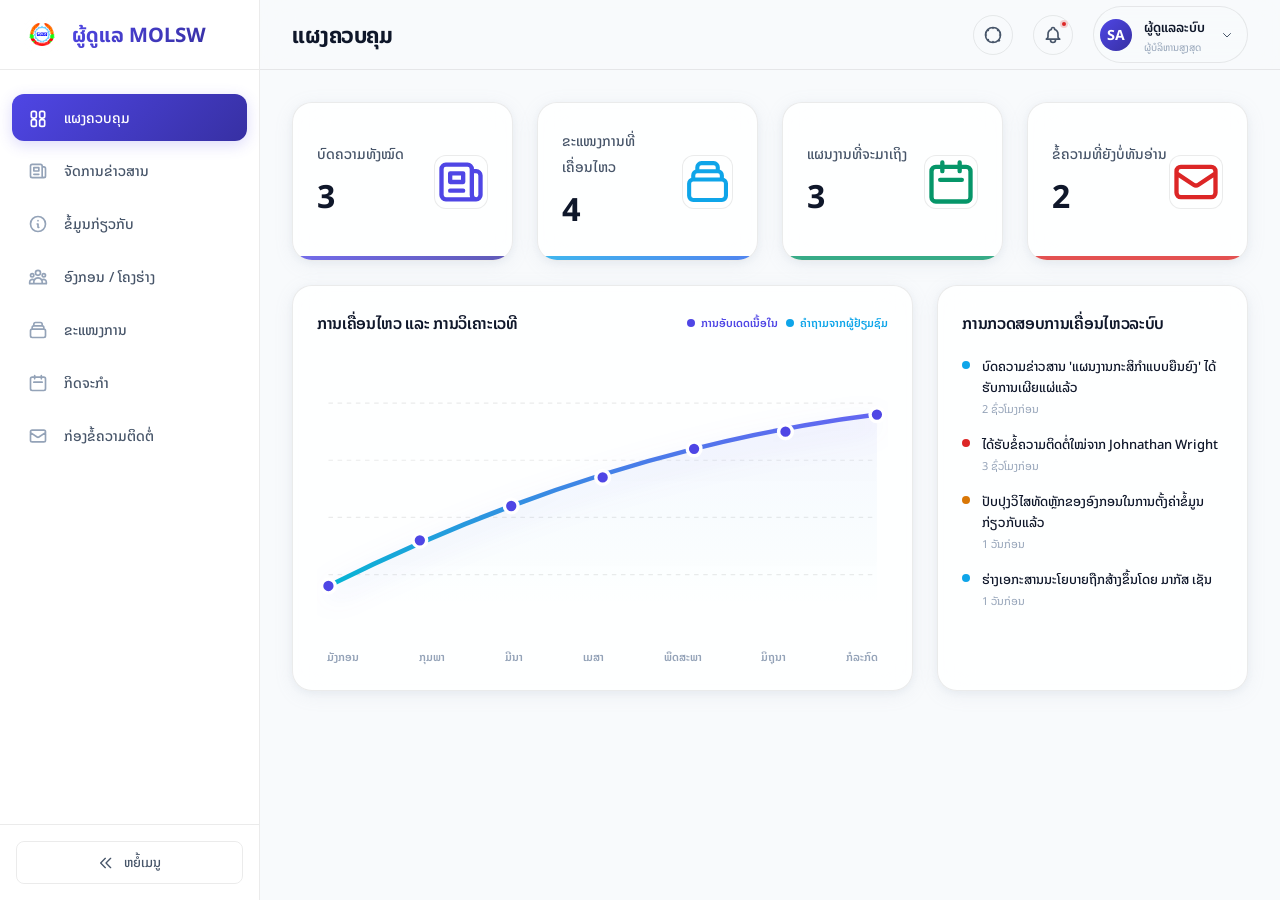
<file: index.html>
<!DOCTYPE html>
<html lang="lo" data-theme="light">

<head>
    <meta charset="UTF-8">
    <meta name="viewport" content="width=device-width, initial-scale=1.0">
    <title>ລະບົບຜູ້ດູແລ MOLSW</title>
    <!-- Stylesheet -->
    <link rel="stylesheet" href="style.css">
</head>

<body>
    <!-- App Root Grid -->
    <div id="app-container">
        
        <!-- Sidebar Navigation -->
        <aside>
            <div class="sidebar-brand">
                <img src="logo.png" alt="MOLSW Logo" class="brand-logo" onerror="this.style.display='none'">
                <span class="brand-name">ຜູ້ດູແລ MOLSW</span>
            </div>
            
            <ul class="sidebar-menu">
                <li class="sidebar-menu-item active"><a href="index.html">
                        <!-- Home Icon -->
                        <svg fill="none" stroke="currentColor" viewBox="0 0 24 24"><path stroke-linecap="round" stroke-linejoin="round" stroke-width="2" d="M4 6a2 2 0 012-2h2a2 2 0 012 2v4a2 2 0 01-2 2H6a2 2 0 01-2-2V6zM14 6a2 2 0 012-2h2a2 2 0 012 2v4a2 2 0 01-2 2h-2a2 2 0 01-2-2V6zM4 16a2 2 0 012-2h2a2 2 0 012 2v4a2 2 0 01-2 2H6a2 2 0 01-2-2v-4zM14 16a2 2 0 012-2h2a2 2 0 012 2v4a2 2 0 01-2 2h-2a2 2 0 01-2-2v-4z"/></svg>
                        <span>ແຜງຄວບຄຸມ</span>
                    </a>
                </li>
                <li class="sidebar-menu-item">
                    <a href="news.html">
                        <!-- News Icon -->
                        <svg fill="none" stroke="currentColor" viewBox="0 0 24 24"><path stroke-linecap="round" stroke-linejoin="round" stroke-width="2" d="M19 20H5a2 2 0 01-2-2V6a2 2 0 012-2h10a2 2 0 012 2v1m2 13a2 2 0 01-2-2V7m2 13a2 2 0 002-2V9a2 2 0 00-2-2h-2m-4-3H9M7 16h6M7 8h6v4H7V8z"/></svg>
                        <span>ຈັດການຂ່າວສານ</span>
                    </a>
                </li>
                <li class="sidebar-menu-item">
                    <a href="about.html">
                        <!-- About Icon -->
                        <svg fill="none" stroke="currentColor" viewBox="0 0 24 24"><path stroke-linecap="round" stroke-linejoin="round" stroke-width="2" d="M13 16h-1v-4h-1m1-4h.01M21 12a9 9 0 11-18 0 9 9 0 0118 0z"/></svg>
                        <span>ຂໍ້ມູນກ່ຽວກັບ</span>
                    </a>
                </li>
                <li class="sidebar-menu-item">
                    <a href="org.html">
                        <!-- Organization Icon -->
                        <svg fill="none" stroke="currentColor" viewBox="0 0 24 24"><path stroke-linecap="round" stroke-linejoin="round" stroke-width="2" d="M17 20h5v-2a3 3 0 00-5.356-1.857M17 20H7m10 0v-2c0-.656-.126-1.283-.356-1.857M7 20H2v-2a3 3 0 015.356-1.857M7 20v-2c0-.656.126-1.283.356-1.857m0 0a5.002 5.002 0 019.288 0M15 7a3 3 0 11-6 0 3 3 0 016 0zm6 3a2 2 0 11-4 0 2 2 0 014 0zM7 10a2 2 0 11-4 0 2 2 0 014 0z"/></svg>
                        <span>ອົງກອນ / ໂຄງຮ່າງ</span>
                    </a>
                </li>
                <li class="sidebar-menu-item">
                    <a href="sectors.html">
                        <!-- Sector Icon -->
                        <svg fill="none" stroke="currentColor" viewBox="0 0 24 24"><path stroke-linecap="round" stroke-linejoin="round" stroke-width="2" d="M19 11H5m14 0a2 2 0 012 2v6a2 2 0 01-2 2H5a2 2 0 01-2-2v-6a2 2 0 012-2m14 0V9a2 2 0 00-2-2M5 11V9a2 2 0 012-2m0 0V5a2 2 0 012-2h6a2 2 0 012 2v2M7 7h10"/></svg>
                        <span>ຂະແໜງການ</span>
                    </a>
                </li>
                <li class="sidebar-menu-item">
                    <a href="activities.html">
                        <!-- Activities Icon -->
                        <svg fill="none" stroke="currentColor" viewBox="0 0 24 24"><path stroke-linecap="round" stroke-linejoin="round" stroke-width="2" d="M8 7V3m8 4V3m-9 8h10M5 21h14a2 2 0 002-2V7a2 2 0 00-2-2H5a2 2 0 00-2 2v12a2 2 0 002 2z"/></svg>
                        <span>ກິດຈະກຳ</span>
                    </a>
                </li>
                <li class="sidebar-menu-item">
                    <a href="contacts.html">
                        <!-- Mail Icon -->
                        <svg fill="none" stroke="currentColor" viewBox="0 0 24 24"><path stroke-linecap="round" stroke-linejoin="round" stroke-width="2" d="M3 8l7.89 5.26a2 2 0 002.22 0L21 8M5 19h14a2 2 0 002-2V7a2 2 0 00-2-2H5a2 2 0 00-2 2v10a2 2 0 002 2z"/></svg>
                        <span>ກ່ອງຂໍ້ຄວາມຕິດຕໍ່</span>
                    </a>
                </li>
            </ul>
            
            <div class="sidebar-footer">
                <button class="collapse-btn" id="btn-collapse-sidebar">
                    <!-- Collapse Icon -->
                    <svg style="width:16px; height:16px;" fill="none" stroke="currentColor" viewBox="0 0 24 24"><path stroke-linecap="round" stroke-linejoin="round" stroke-width="2" d="M11 19l-7-7 7-7m8 14l-7-7 7-7"/></svg>
                    <span>ຫຍໍ້ເມນູ</span>
                </button>
            </div>
        </aside>
        
        <!-- Main Panel -->
        <div class="main-content">
            <header>
                <div class="header-left">
                    <button class="mobile-menu-toggle" id="mobile-burger-btn">
                        <!-- Menu Burger Icon -->
                        <svg style="width:24px; height:24px;" fill="none" stroke="currentColor" viewBox="0 0 24 24"><path stroke-linecap="round" stroke-linejoin="round" stroke-width="2" d="M4 6h16M4 12h16M4 18h16"/></svg>
                    </button>
                    <h1 class="page-title" id="view-title">ແຜງຄວບຄຸມ</h1>
                </div>
                
                <div class="header-right">
                    <!-- Theme Toggle -->
                    <button class="icon-action-btn theme-toggle" id="btn-theme-toggle" title="ປ່ຽນຮູບແບບ (ມືດ/ສະຫວ່າງ)">
                        <svg class="sun-icon" fill="none" stroke="currentColor" viewBox="0 0 24 24"><path stroke-linecap="round" stroke-linejoin="round" stroke-width="2" d="M12 3v1m0 16v1m9-9h-1M4 12H3m15.364-6.364l-.707.707M6.343 17.657l-.707.707m0-12.728l.707.707m12.728 12.728l.707-.707M21 12a9 9 0 11-18 0 9 9 0 0118 0z"/></svg>
                        <svg class="moon-icon" fill="none" stroke="currentColor" viewBox="0 0 24 24"><path stroke-linecap="round" stroke-linejoin="round" stroke-width="2" d="M20.354 15.354A9 9 0 018.646 3.646 9.003 9.003 0 0012 21a9.003 9.003 0 008.354-5.646z"/></svg>
                    </button>
                    
                    <!-- Notification Bell -->
                    <button class="icon-action-btn" title="ຂໍ້ຄວາມລະບົບ">
                        <svg style="width:20px; height:20px" fill="none" stroke="currentColor" viewBox="0 0 24 24"><path stroke-linecap="round" stroke-linejoin="round" stroke-width="2" d="M15 17h5l-1.405-1.405A2.032 2.032 0 0118 14.158V11a6.002 6.002 0 00-4-5.659V5a2 2 0 10-4 0v.341C7.67 6.165 6 8.388 6 11v3.159c0 .538-.214 1.055-.595 1.436L4 17h5m6 0v1a3 3 0 11-6 0v-1m6 0H9"/></svg>
                        <span class="badge-dot"></span>
                    </button>
                    
                    <!-- Profile Dropdown -->
                    <div class="profile-badge-wrapper">
                        <div class="profile-badge" id="profile-dropdown-btn">
                            <div class="avatar" id="header-user-avatar">AD</div>
                            <div class="profile-info">
                                <span class="profile-name" id="header-user-name">ຜູ້ດູແລລະບົບ</span>
                                <span class="profile-role" id="header-user-role">ຜູ້ບໍລິຫານສູງສຸດ</span>
                            </div>
                            <svg class="dropdown-chevron" fill="none" stroke="currentColor" viewBox="0 0 24 24" style="width:12px; height:12px; margin-left:4px;"><path stroke-linecap="round" stroke-linejoin="round" stroke-width="2" d="M19 9l-7 7-7-7"/></svg>
                        </div>
                        <div class="profile-dropdown" id="profile-dropdown-menu">
                            <div class="dropdown-item" onclick="switchUserRole('super_admin')">
                                <span class="role-avatar SA">SA</span>
                                <div class="role-desc">
                                    <span class="role-title">Super Admin</span>
                                    <span class="role-sub">ຜູ້ບໍລິຫານສູງສຸດ</span>
                                </div>
                            </div>
                            <div class="dropdown-item" onclick="switchUserRole('admin')">
                                <span class="role-avatar AD">AD</span>
                                <div class="role-desc">
                                    <span class="role-title">Admin</span>
                                    <span class="role-sub">ຜູ້ດູແລລະບົບ</span>
                                </div>
                            </div>
                            <div class="dropdown-item" onclick="switchUserRole('maker')">
                                <span class="role-avatar MK">MK</span>
                                <div class="role-desc">
                                    <span class="role-title">Maker</span>
                                    <span class="role-sub">ຜູ້ສ້າງເນື້ອຫາ</span>
                                </div>
                            </div>
                            <div class="dropdown-item" onclick="switchUserRole('checker')">
                                <span class="role-avatar CK">CK</span>
                                <div class="role-desc">
                                    <span class="role-title">Checker</span>
                                    <span class="role-sub">ຜູ້ກວດສອບ</span>
                                </div>
                            </div>
                        </div>
                    </div>
                </div>
            </header>
            
                        <!-- Page Router Workspace -->
            <main class="content-body" id="app-view">
                <div class="view-pane">
                    <div class="grid-4x">
                        <div class="card stat-card" style="--card-color: var(--primary); --card-color-glow: var(--primary-glow); --card-accent: var(--primary-gradient)">
                            <div>
                                <span class="stat-label">ບົດຄວາມທັງໝົດ</span>
                                <div class="stat-value" id="stat-news-count">0</div>
                            </div>
                            <div class="stat-icon">
                                <svg fill="none" stroke="currentColor" viewBox="0 0 24 24"><path stroke-linecap="round" stroke-linejoin="round" stroke-width="2" d="M19 20H5a2 2 0 01-2-2V6a2 2 0 012-2h10a2 2 0 012 2v1m2 13a2 2 0 01-2-2V7m2 13a2 2 0 002-2V9a2 2 0 00-2-2h-2m-4-3H9M7 16h6M7 8h6v4H7V8z"/></svg>
                            </div>
                        </div>
                        
                        <div class="card stat-card" style="--card-color: var(--accent-cyan); --card-color-glow: rgba(6, 182, 212, 0.4); --card-accent: var(--accent-cyan-gradient)">
                            <div>
                                <span class="stat-label">ຂະແໜງການທີ່ເຄື່ອນໄຫວ</span>
                                <div class="stat-value" id="stat-sectors-count">0</div>
                            </div>
                            <div class="stat-icon">
                                <svg fill="none" stroke="currentColor" viewBox="0 0 24 24"><path stroke-linecap="round" stroke-linejoin="round" stroke-width="2" d="M19 11H5m14 0a2 2 0 012 2v6a2 2 0 01-2 2H5a2 2 0 01-2-2v-6a2 2 0 012-2m14 0V9a2 2 0 00-2-2M5 11V9a2 2 0 012-2m0 0V5a2 2 0 012-2h6a2 2 0 012 2v2M7 7h10"/></svg>
                            </div>
                        </div>
                        
                        <div class="card stat-card" style="--card-color: var(--success); --card-color-glow: rgba(16, 185, 129, 0.4); --card-accent: var(--success)">
                            <div>
                                <span class="stat-label">ແຜນງານທີ່ຈະມາເຖິງ</span>
                                <div class="stat-value" id="stat-activities-count">0</div>
                            </div>
                            <div class="stat-icon">
                                <svg fill="none" stroke="currentColor" viewBox="0 0 24 24"><path stroke-linecap="round" stroke-linejoin="round" stroke-width="2" d="M8 7V3m8 4V3m-9 8h10M5 21h14a2 2 0 002-2V7a2 2 0 00-2-2H5a2 2 0 00-2 2v12a2 2 0 002 2z"/></svg>
                            </div>
                        </div>
                        
                        <div class="card stat-card" style="--card-color: var(--danger); --card-color-glow: rgba(239, 68, 68, 0.4); --card-accent: var(--danger)">
                            <div>
                                <span class="stat-label">ຂໍ້ຄວາມທີ່ຍັງບໍ່ທັນອ່ານ</span>
                                <div class="stat-value" id="stat-contacts-count">0</div>
                            </div>
                            <div class="stat-icon">
                                <svg fill="none" stroke="currentColor" viewBox="0 0 24 24"><path stroke-linecap="round" stroke-linejoin="round" stroke-width="2" d="M3 8l7.89 5.26a2 2 0 002.22 0L21 8M5 19h14a2 2 0 002-2V7a2 2 0 00-2-2H5a2 2 0 00-2 2v10a2 2 0 002 2z"/></svg>
                            </div>
                        </div>
                    </div>

                    <div class="dashboard-layout">
                        <div class="card">
                            <div style="display:flex; justify-content:space-between; align-items:center; margin-bottom: 20px;">
                                <h3 style="font-size:16px;">ການເຄື່ອນໄຫວ ແລະ ການວິເຄາະເວທີ</h3>
                                <div style="display:flex; gap:8px;">
                                    <span style="display:inline-flex; align-items:center; gap:6px; font-size:11px; color:var(--primary); font-weight:600">
                                        <span style="width:8px; height:8px; border-radius:50%; background-color:var(--primary)"></span> ການອັບເດດເນື້ອໃນ
                                    </span>
                                    <span style="display:inline-flex; align-items:center; gap:6px; font-size:11px; color:var(--accent-cyan); font-weight:600">
                                        <span style="width:8px; height:8px; border-radius:50%; background-color:var(--accent-cyan)"></span> ຄຳຖາມຈາກຜູ້ຢ້ຽມຊົມ
                                    </span>
                                </div>
                            </div>
                            
                            <!-- SVG Vector Chart for WOW factor -->
                            <div class="chart-container">
                                <svg class="svg-chart" viewBox="0 0 500 220">
                                    <defs>
                                        <linearGradient id="chart-gradient" x1="0" y1="0" x2="0" y2="1">
                                            <stop offset="0%" stop-color="#6366F1" />
                                            <stop offset="100%" stop-color="#06B6D4" />
                                        </linearGradient>
                                        <linearGradient id="chart-area-gradient" x1="0" y1="0" x2="0" y2="1">
                                            <stop offset="0%" stop-color="#6366F1" stop-opacity="0.3" />
                                            <stop offset="100%" stop-color="#06B6D4" stop-opacity="0.0" />
                                        </linearGradient>
                                    </defs>
                                    <!-- Grid Lines -->
                                    <line x1="10" y1="20" x2="490" y2="20" class="chart-grid-line" />
                                    <line x1="10" y1="70" x2="490" y2="70" class="chart-grid-line" />
                                    <line x1="10" y1="120" x2="490" y2="120" class="chart-grid-line" />
                                    <line x1="10" y1="170" x2="490" y2="170" class="chart-grid-line" />
                                    
                                    <!-- Smooth line chart path -->
                                    <path d="M 10 180 Q 90 140 170 110 T 330 60 T 490 30" class="chart-line-path" />
                                    <path d="M 10 180 Q 90 140 170 110 T 330 60 T 490 30 L 490 200 L 10 200 Z" class="chart-area-path" />
                                    
                                    <!-- Chart Points -->
                                    <circle cx="10" cy="180" class="chart-point" />
                                    <circle cx="90" cy="140" class="chart-point" />
                                    <circle cx="170" cy="110" class="chart-point" />
                                    <circle cx="250" cy="85" class="chart-point" />
                                    <circle cx="330" cy="60" class="chart-point" />
                                    <circle cx="410" cy="45" class="chart-point" />
                                    <circle cx="490" cy="30" class="chart-point" />
                                </svg>
                            </div>
                            
                            <div style="display:flex; justify-content:space-between; margin-top:12px; font-size:11px; color:var(--text-muted); font-weight:600; padding:0 10px;">
                                <span>ມັງກອນ</span><span>ກຸມພາ</span><span>ມີນາ</span><span>ເມສາ</span><span>ພຶດສະພາ</span><span>ມິຖຸນາ</span><span>ກໍລະກົດ</span>
                            </div>
                        </div>

                        <div class="card" style="display:flex; flex-direction:column;">
                            <h3 style="font-size:16px; margin-bottom: 20px;">ການກວດສອບການເຄື່ອນໄຫວລະບົບ</h3>
                            <ul class="activity-list" id="dashboard-logs">
                                <!-- Logs populated below -->
                            </ul>
                        </div>
                    </div>
                </div>
            </main>
        </div>
    </div>
    
    <!-- Toast Notifications Container -->
    <div id="toast-container" class="toast-container"></div>

        <!-- PAGE-SPECIFIC MODALS -->


    <!-- Core App Controller Script -->
    <script src="app.js"></script>
</body>

</html>
</file>
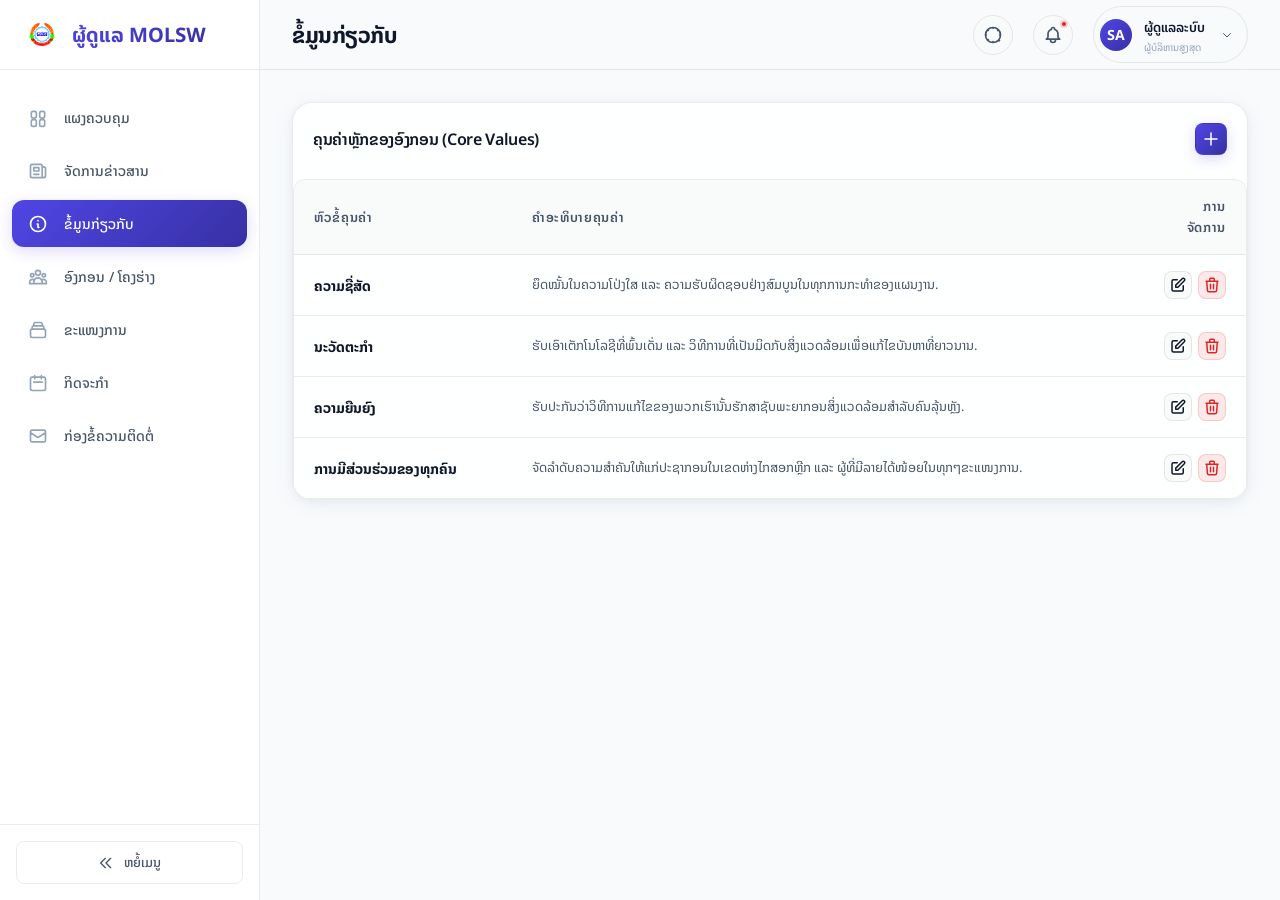
<file: about.html>
<!DOCTYPE html>
<html lang="lo" data-theme="light">

<head>
    <meta charset="UTF-8">
    <meta name="viewport" content="width=device-width, initial-scale=1.0">
    <title>ລະບົບຜູ້ດູແລ MOLSW</title>
    <!-- Stylesheet -->
    <link rel="stylesheet" href="style.css">
</head>

<body>
    <!-- App Root Grid -->
    <div id="app-container">
        
        <!-- Sidebar Navigation -->
        <aside>
            <div class="sidebar-brand">
                <img src="logo.png" alt="MOLSW Logo" class="brand-logo" onerror="this.style.display='none'">
                <span class="brand-name">ຜູ້ດູແລ MOLSW</span>
            </div>
            
            <ul class="sidebar-menu">
                <li class="sidebar-menu-item">
                    <a href="index.html">
                        <!-- Home Icon -->
                        <svg fill="none" stroke="currentColor" viewBox="0 0 24 24"><path stroke-linecap="round" stroke-linejoin="round" stroke-width="2" d="M4 6a2 2 0 012-2h2a2 2 0 012 2v4a2 2 0 01-2 2H6a2 2 0 01-2-2V6zM14 6a2 2 0 012-2h2a2 2 0 012 2v4a2 2 0 01-2 2h-2a2 2 0 01-2-2V6zM4 16a2 2 0 012-2h2a2 2 0 012 2v4a2 2 0 01-2 2H6a2 2 0 01-2-2v-4zM14 16a2 2 0 012-2h2a2 2 0 012 2v4a2 2 0 01-2 2h-2a2 2 0 01-2-2v-4z"/></svg>
                        <span>ແຜງຄວບຄຸມ</span>
                    </a>
                </li>
                <li class="sidebar-menu-item">
                    <a href="news.html">
                        <!-- News Icon -->
                        <svg fill="none" stroke="currentColor" viewBox="0 0 24 24"><path stroke-linecap="round" stroke-linejoin="round" stroke-width="2" d="M19 20H5a2 2 0 01-2-2V6a2 2 0 012-2h10a2 2 0 012 2v1m2 13a2 2 0 01-2-2V7m2 13a2 2 0 002-2V9a2 2 0 00-2-2h-2m-4-3H9M7 16h6M7 8h6v4H7V8z"/></svg>
                        <span>ຈັດການຂ່າວສານ</span>
                    </a>
                </li>
                <li class="sidebar-menu-item active"><a href="about.html">
                        <!-- About Icon -->
                        <svg fill="none" stroke="currentColor" viewBox="0 0 24 24"><path stroke-linecap="round" stroke-linejoin="round" stroke-width="2" d="M13 16h-1v-4h-1m1-4h.01M21 12a9 9 0 11-18 0 9 9 0 0118 0z"/></svg>
                        <span>ຂໍ້ມູນກ່ຽວກັບ</span>
                    </a>
                </li>
                <li class="sidebar-menu-item">
                    <a href="org.html">
                        <!-- Organization Icon -->
                        <svg fill="none" stroke="currentColor" viewBox="0 0 24 24"><path stroke-linecap="round" stroke-linejoin="round" stroke-width="2" d="M17 20h5v-2a3 3 0 00-5.356-1.857M17 20H7m10 0v-2c0-.656-.126-1.283-.356-1.857M7 20H2v-2a3 3 0 015.356-1.857M7 20v-2c0-.656.126-1.283.356-1.857m0 0a5.002 5.002 0 019.288 0M15 7a3 3 0 11-6 0 3 3 0 016 0zm6 3a2 2 0 11-4 0 2 2 0 014 0zM7 10a2 2 0 11-4 0 2 2 0 014 0z"/></svg>
                        <span>ອົງກອນ / ໂຄງຮ່າງ</span>
                    </a>
                </li>
                <li class="sidebar-menu-item">
                    <a href="sectors.html">
                        <!-- Sector Icon -->
                        <svg fill="none" stroke="currentColor" viewBox="0 0 24 24"><path stroke-linecap="round" stroke-linejoin="round" stroke-width="2" d="M19 11H5m14 0a2 2 0 012 2v6a2 2 0 01-2 2H5a2 2 0 01-2-2v-6a2 2 0 012-2m14 0V9a2 2 0 00-2-2M5 11V9a2 2 0 012-2m0 0V5a2 2 0 012-2h6a2 2 0 012 2v2M7 7h10"/></svg>
                        <span>ຂະແໜງການ</span>
                    </a>
                </li>
                <li class="sidebar-menu-item">
                    <a href="activities.html">
                        <!-- Activities Icon -->
                        <svg fill="none" stroke="currentColor" viewBox="0 0 24 24"><path stroke-linecap="round" stroke-linejoin="round" stroke-width="2" d="M8 7V3m8 4V3m-9 8h10M5 21h14a2 2 0 002-2V7a2 2 0 00-2-2H5a2 2 0 00-2 2v12a2 2 0 002 2z"/></svg>
                        <span>ກິດຈະກຳ</span>
                    </a>
                </li>
                <li class="sidebar-menu-item">
                    <a href="contacts.html">
                        <!-- Mail Icon -->
                        <svg fill="none" stroke="currentColor" viewBox="0 0 24 24"><path stroke-linecap="round" stroke-linejoin="round" stroke-width="2" d="M3 8l7.89 5.26a2 2 0 002.22 0L21 8M5 19h14a2 2 0 002-2V7a2 2 0 00-2-2H5a2 2 0 00-2 2v10a2 2 0 002 2z"/></svg>
                        <span>ກ່ອງຂໍ້ຄວາມຕິດຕໍ່</span>
                    </a>
                </li>
            </ul>
            
            <div class="sidebar-footer">
                <button class="collapse-btn" id="btn-collapse-sidebar">
                    <!-- Collapse Icon -->
                    <svg style="width:16px; height:16px;" fill="none" stroke="currentColor" viewBox="0 0 24 24"><path stroke-linecap="round" stroke-linejoin="round" stroke-width="2" d="M11 19l-7-7 7-7m8 14l-7-7 7-7"/></svg>
                    <span>ຫຍໍ້ເມນູ</span>
                </button>
            </div>
        </aside>
        
        <!-- Main Panel -->
        <div class="main-content">
            <header>
                <div class="header-left">
                    <button class="mobile-menu-toggle" id="mobile-burger-btn">
                        <!-- Menu Burger Icon -->
                        <svg style="width:24px; height:24px;" fill="none" stroke="currentColor" viewBox="0 0 24 24"><path stroke-linecap="round" stroke-linejoin="round" stroke-width="2" d="M4 6h16M4 12h16M4 18h16"/></svg>
                    </button>
                    <h1 class="page-title" id="view-title">ຂໍ້ມູນກ່ຽວກັບ</h1>
                </div>
                
                <div class="header-right">
                    <!-- Theme Toggle -->
                    <button class="icon-action-btn theme-toggle" id="btn-theme-toggle" title="ປ່ຽນຮູບແບບ (ມືດ/ສະຫວ່າງ)">
                        <svg class="sun-icon" fill="none" stroke="currentColor" viewBox="0 0 24 24"><path stroke-linecap="round" stroke-linejoin="round" stroke-width="2" d="M12 3v1m0 16v1m9-9h-1M4 12H3m15.364-6.364l-.707.707M6.343 17.657l-.707.707m0-12.728l.707.707m12.728 12.728l.707-.707M21 12a9 9 0 11-18 0 9 9 0 0118 0z"/></svg>
                        <svg class="moon-icon" fill="none" stroke="currentColor" viewBox="0 0 24 24"><path stroke-linecap="round" stroke-linejoin="round" stroke-width="2" d="M20.354 15.354A9 9 0 018.646 3.646 9.003 9.003 0 0012 21a9.003 9.003 0 008.354-5.646z"/></svg>
                    </button>
                    
                    <!-- Notification Bell -->
                    <button class="icon-action-btn" title="ຂໍ້ຄວາມລະບົບ">
                        <svg style="width:20px; height:20px" fill="none" stroke="currentColor" viewBox="0 0 24 24"><path stroke-linecap="round" stroke-linejoin="round" stroke-width="2" d="M15 17h5l-1.405-1.405A2.032 2.032 0 0118 14.158V11a6.002 6.002 0 00-4-5.659V5a2 2 0 10-4 0v.341C7.67 6.165 6 8.388 6 11v3.159c0 .538-.214 1.055-.595 1.436L4 17h5m6 0v1a3 3 0 11-6 0v-1m6 0H9"/></svg>
                        <span class="badge-dot"></span>
                    </button>
                    
                    <!-- Profile Dropdown -->
                    <div class="profile-badge-wrapper">
                        <div class="profile-badge" id="profile-dropdown-btn">
                            <div class="avatar" id="header-user-avatar">AD</div>
                            <div class="profile-info">
                                <span class="profile-name" id="header-user-name">ຜູ້ດູແລລະບົບ</span>
                                <span class="profile-role" id="header-user-role">ຜູ້ບໍລິຫານສູງສຸດ</span>
                            </div>
                            <svg class="dropdown-chevron" fill="none" stroke="currentColor" viewBox="0 0 24 24" style="width:12px; height:12px; margin-left:4px;"><path stroke-linecap="round" stroke-linejoin="round" stroke-width="2" d="M19 9l-7 7-7-7"/></svg>
                        </div>
                        <div class="profile-dropdown" id="profile-dropdown-menu">
                            <div class="dropdown-item" onclick="switchUserRole('super_admin')">
                                <span class="role-avatar SA">SA</span>
                                <div class="role-desc">
                                    <span class="role-title">Super Admin</span>
                                    <span class="role-sub">ຜູ້ບໍລິຫານສູງສຸດ</span>
                                </div>
                            </div>
                            <div class="dropdown-item" onclick="switchUserRole('admin')">
                                <span class="role-avatar AD">AD</span>
                                <div class="role-desc">
                                    <span class="role-title">Admin</span>
                                    <span class="role-sub">ຜູ້ດູແລລະບົບ</span>
                                </div>
                            </div>
                            <div class="dropdown-item" onclick="switchUserRole('maker')">
                                <span class="role-avatar MK">MK</span>
                                <div class="role-desc">
                                    <span class="role-title">Maker</span>
                                    <span class="role-sub">ຜູ້ສ້າງເນື້ອຫາ</span>
                                </div>
                            </div>
                            <div class="dropdown-item" onclick="switchUserRole('checker')">
                                <span class="role-avatar CK">CK</span>
                                <div class="role-desc">
                                    <span class="role-title">Checker</span>
                                    <span class="role-sub">ຜູ້ກວດສອບ</span>
                                </div>
                            </div>
                        </div>
                    </div>
                </div>
            </header>
            
            <!-- Page Router Workspace -->
            <main class="content-body" id="app-view">
                <!-- Rendered dynamically by app.js -->
            </main>
        </div>
    </div>
    
    <!-- Toast Notifications Container -->
    <div id="toast-container" class="toast-container"></div>

        <!-- PAGE-SPECIFIC MODALS -->
    <!-- Modal 2: About Us Core Value -->
    <div class="modal-overlay" id="modal-value-form">
        <div class="modal-content">
            <div class="modal-header">
                <h3 class="modal-title" id="value-modal-title">ເພີ່ມຄຸນຄ່າຫຼັກ</h3>
                <button class="modal-close" onclick="ModalManager.close('modal-value-form')">&times;</button>
            </div>
            <form id="value-form" onsubmit="submitValueForm(event)">
                <div class="modal-body">
                    <div class="form-group">
                        <label class="form-label">ຫົວຂໍ້ຄຸນຄ່າ *</label>
                        <input type="text" class="form-control" id="value-form-title" placeholder="ຕົວຢ່າງ: ຄວາມໂປ່ງໃສ" required>
                    </div>
                    <div class="form-group" style="margin-bottom: 0;">
                        <label class="form-label">ຄຳອະທິບາຍຄຸນຄ່າ *</label>
                        <textarea class="form-control" id="value-form-desc" placeholder="ອະທິບາຍຄຸນຄ່ານີ້ຢ່າງລະອຽດ..." style="min-height:90px;" required></textarea>
                    </div>
                </div>
                <div class="modal-footer">
                    <button type="button" class="btn btn-secondary" onclick="ModalManager.close('modal-value-form')">ຍົກເລີກ</button>
                    <button type="submit" class="btn btn-primary">ບັນທຶກຄຸນຄ່າ</button>
                </div>
            </form>
        </div>
    </div>

    <!-- Core App Controller Script -->
    <script src="app.js"></script>
</body>

</html>
</file>
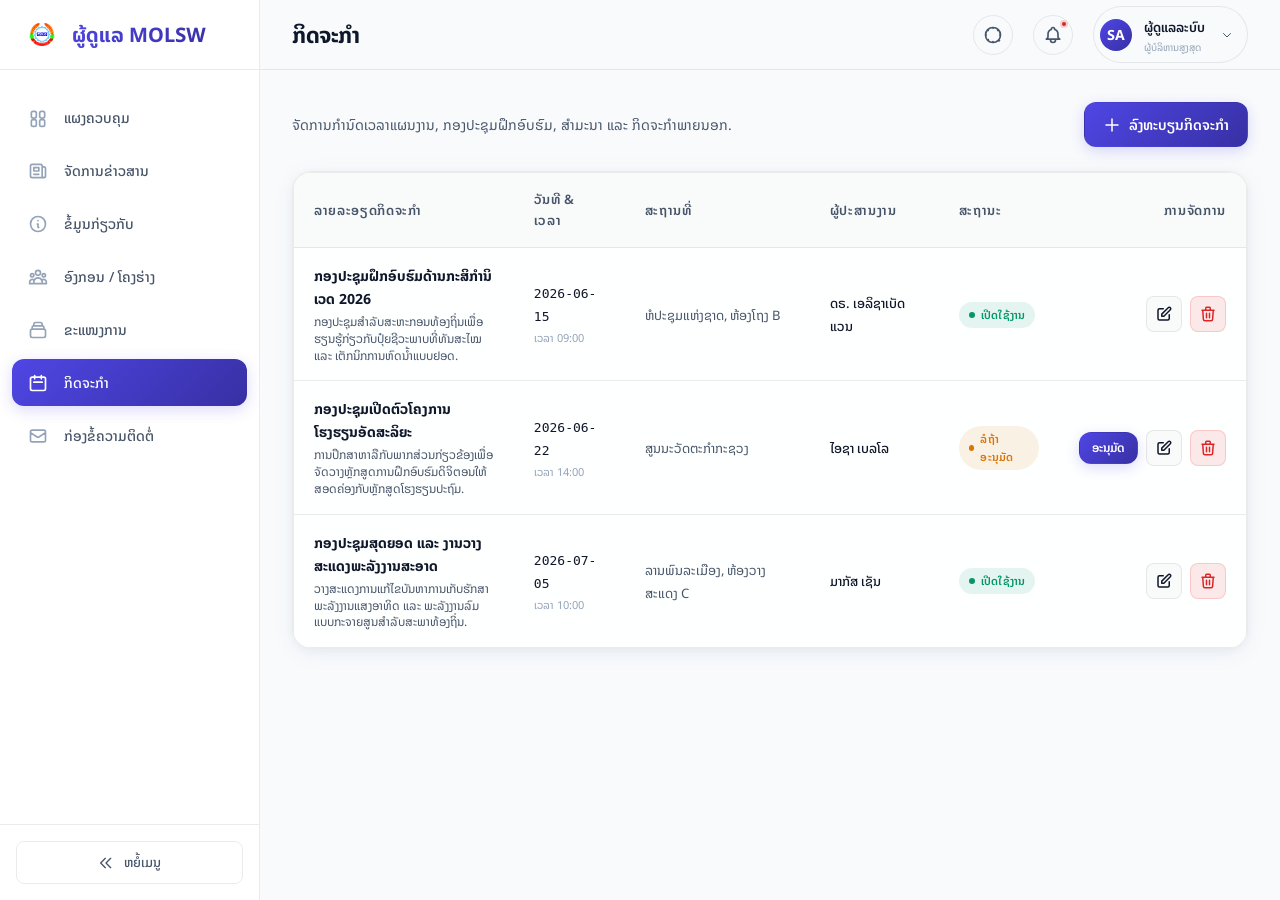
<file: activities.html>
<!DOCTYPE html>
<html lang="lo" data-theme="light">

<head>
    <meta charset="UTF-8">
    <meta name="viewport" content="width=device-width, initial-scale=1.0">
    <title>ລະບົບຜູ້ດູແລ MOLSW</title>
    <!-- Stylesheet -->
    <link rel="stylesheet" href="style.css">
</head>

<body>
    <!-- App Root Grid -->
    <div id="app-container">
        
        <!-- Sidebar Navigation -->
        <aside>
            <div class="sidebar-brand">
                <img src="logo.png" alt="MOLSW Logo" class="brand-logo" onerror="this.style.display='none'">
                <span class="brand-name">ຜູ້ດູແລ MOLSW</span>
            </div>
            
            <ul class="sidebar-menu">
                <li class="sidebar-menu-item">
                    <a href="index.html">
                        <!-- Home Icon -->
                        <svg fill="none" stroke="currentColor" viewBox="0 0 24 24"><path stroke-linecap="round" stroke-linejoin="round" stroke-width="2" d="M4 6a2 2 0 012-2h2a2 2 0 012 2v4a2 2 0 01-2 2H6a2 2 0 01-2-2V6zM14 6a2 2 0 012-2h2a2 2 0 012 2v4a2 2 0 01-2 2h-2a2 2 0 01-2-2V6zM4 16a2 2 0 012-2h2a2 2 0 012 2v4a2 2 0 01-2 2H6a2 2 0 01-2-2v-4zM14 16a2 2 0 012-2h2a2 2 0 012 2v4a2 2 0 01-2 2h-2a2 2 0 01-2-2v-4z"/></svg>
                        <span>ແຜງຄວບຄຸມ</span>
                    </a>
                </li>
                <li class="sidebar-menu-item">
                    <a href="news.html">
                        <!-- News Icon -->
                        <svg fill="none" stroke="currentColor" viewBox="0 0 24 24"><path stroke-linecap="round" stroke-linejoin="round" stroke-width="2" d="M19 20H5a2 2 0 01-2-2V6a2 2 0 012-2h10a2 2 0 012 2v1m2 13a2 2 0 01-2-2V7m2 13a2 2 0 002-2V9a2 2 0 00-2-2h-2m-4-3H9M7 16h6M7 8h6v4H7V8z"/></svg>
                        <span>ຈັດການຂ່າວສານ</span>
                    </a>
                </li>
                <li class="sidebar-menu-item">
                    <a href="about.html">
                        <!-- About Icon -->
                        <svg fill="none" stroke="currentColor" viewBox="0 0 24 24"><path stroke-linecap="round" stroke-linejoin="round" stroke-width="2" d="M13 16h-1v-4h-1m1-4h.01M21 12a9 9 0 11-18 0 9 9 0 0118 0z"/></svg>
                        <span>ຂໍ້ມູນກ່ຽວກັບ</span>
                    </a>
                </li>
                <li class="sidebar-menu-item">
                    <a href="org.html">
                        <!-- Organization Icon -->
                        <svg fill="none" stroke="currentColor" viewBox="0 0 24 24"><path stroke-linecap="round" stroke-linejoin="round" stroke-width="2" d="M17 20h5v-2a3 3 0 00-5.356-1.857M17 20H7m10 0v-2c0-.656-.126-1.283-.356-1.857M7 20H2v-2a3 3 0 015.356-1.857M7 20v-2c0-.656.126-1.283.356-1.857m0 0a5.002 5.002 0 019.288 0M15 7a3 3 0 11-6 0 3 3 0 016 0zm6 3a2 2 0 11-4 0 2 2 0 014 0zM7 10a2 2 0 11-4 0 2 2 0 014 0z"/></svg>
                        <span>ອົງກອນ / ໂຄງຮ່າງ</span>
                    </a>
                </li>
                <li class="sidebar-menu-item">
                    <a href="sectors.html">
                        <!-- Sector Icon -->
                        <svg fill="none" stroke="currentColor" viewBox="0 0 24 24"><path stroke-linecap="round" stroke-linejoin="round" stroke-width="2" d="M19 11H5m14 0a2 2 0 012 2v6a2 2 0 01-2 2H5a2 2 0 01-2-2v-6a2 2 0 012-2m14 0V9a2 2 0 00-2-2M5 11V9a2 2 0 012-2m0 0V5a2 2 0 012-2h6a2 2 0 012 2v2M7 7h10"/></svg>
                        <span>ຂະແໜງການ</span>
                    </a>
                </li>
                <li class="sidebar-menu-item active"><a href="activities.html">
                        <!-- Activities Icon -->
                        <svg fill="none" stroke="currentColor" viewBox="0 0 24 24"><path stroke-linecap="round" stroke-linejoin="round" stroke-width="2" d="M8 7V3m8 4V3m-9 8h10M5 21h14a2 2 0 002-2V7a2 2 0 00-2-2H5a2 2 0 00-2 2v12a2 2 0 002 2z"/></svg>
                        <span>ກິດຈະກຳ</span>
                    </a>
                </li>
                <li class="sidebar-menu-item">
                    <a href="contacts.html">
                        <!-- Mail Icon -->
                        <svg fill="none" stroke="currentColor" viewBox="0 0 24 24"><path stroke-linecap="round" stroke-linejoin="round" stroke-width="2" d="M3 8l7.89 5.26a2 2 0 002.22 0L21 8M5 19h14a2 2 0 002-2V7a2 2 0 00-2-2H5a2 2 0 00-2 2v10a2 2 0 002 2z"/></svg>
                        <span>ກ່ອງຂໍ້ຄວາມຕິດຕໍ່</span>
                    </a>
                </li>
            </ul>
            
            <div class="sidebar-footer">
                <button class="collapse-btn" id="btn-collapse-sidebar">
                    <!-- Collapse Icon -->
                    <svg style="width:16px; height:16px;" fill="none" stroke="currentColor" viewBox="0 0 24 24"><path stroke-linecap="round" stroke-linejoin="round" stroke-width="2" d="M11 19l-7-7 7-7m8 14l-7-7 7-7"/></svg>
                    <span>ຫຍໍ້ເມນູ</span>
                </button>
            </div>
        </aside>
        
        <!-- Main Panel -->
        <div class="main-content">
            <header>
                <div class="header-left">
                    <button class="mobile-menu-toggle" id="mobile-burger-btn">
                        <!-- Menu Burger Icon -->
                        <svg style="width:24px; height:24px;" fill="none" stroke="currentColor" viewBox="0 0 24 24"><path stroke-linecap="round" stroke-linejoin="round" stroke-width="2" d="M4 6h16M4 12h16M4 18h16"/></svg>
                    </button>
                    <h1 class="page-title" id="view-title">ກິດຈະກຳ</h1>
                </div>
                
                <div class="header-right">
                    <!-- Theme Toggle -->
                    <button class="icon-action-btn theme-toggle" id="btn-theme-toggle" title="ປ່ຽນຮູບແບບ (ມືດ/ສະຫວ່າງ)">
                        <svg class="sun-icon" fill="none" stroke="currentColor" viewBox="0 0 24 24"><path stroke-linecap="round" stroke-linejoin="round" stroke-width="2" d="M12 3v1m0 16v1m9-9h-1M4 12H3m15.364-6.364l-.707.707M6.343 17.657l-.707.707m0-12.728l.707.707m12.728 12.728l.707-.707M21 12a9 9 0 11-18 0 9 9 0 0118 0z"/></svg>
                        <svg class="moon-icon" fill="none" stroke="currentColor" viewBox="0 0 24 24"><path stroke-linecap="round" stroke-linejoin="round" stroke-width="2" d="M20.354 15.354A9 9 0 018.646 3.646 9.003 9.003 0 0012 21a9.003 9.003 0 008.354-5.646z"/></svg>
                    </button>
                    
                    <!-- Notification Bell -->
                    <button class="icon-action-btn" title="ຂໍ້ຄວາມລະບົບ">
                        <svg style="width:20px; height:20px" fill="none" stroke="currentColor" viewBox="0 0 24 24"><path stroke-linecap="round" stroke-linejoin="round" stroke-width="2" d="M15 17h5l-1.405-1.405A2.032 2.032 0 0118 14.158V11a6.002 6.002 0 00-4-5.659V5a2 2 0 10-4 0v.341C7.67 6.165 6 8.388 6 11v3.159c0 .538-.214 1.055-.595 1.436L4 17h5m6 0v1a3 3 0 11-6 0v-1m6 0H9"/></svg>
                        <span class="badge-dot"></span>
                    </button>
                    
                    <!-- Profile Dropdown -->
                    <div class="profile-badge-wrapper">
                        <div class="profile-badge" id="profile-dropdown-btn">
                            <div class="avatar" id="header-user-avatar">AD</div>
                            <div class="profile-info">
                                <span class="profile-name" id="header-user-name">ຜູ້ດູແລລະບົບ</span>
                                <span class="profile-role" id="header-user-role">ຜູ້ບໍລິຫານສູງສຸດ</span>
                            </div>
                            <svg class="dropdown-chevron" fill="none" stroke="currentColor" viewBox="0 0 24 24" style="width:12px; height:12px; margin-left:4px;"><path stroke-linecap="round" stroke-linejoin="round" stroke-width="2" d="M19 9l-7 7-7-7"/></svg>
                        </div>
                        <div class="profile-dropdown" id="profile-dropdown-menu">
                            <div class="dropdown-item" onclick="switchUserRole('super_admin')">
                                <span class="role-avatar SA">SA</span>
                                <div class="role-desc">
                                    <span class="role-title">Super Admin</span>
                                    <span class="role-sub">ຜູ້ບໍລິຫານສູງສຸດ</span>
                                </div>
                            </div>
                            <div class="dropdown-item" onclick="switchUserRole('admin')">
                                <span class="role-avatar AD">AD</span>
                                <div class="role-desc">
                                    <span class="role-title">Admin</span>
                                    <span class="role-sub">ຜູ້ດູແລລະບົບ</span>
                                </div>
                            </div>
                            <div class="dropdown-item" onclick="switchUserRole('maker')">
                                <span class="role-avatar MK">MK</span>
                                <div class="role-desc">
                                    <span class="role-title">Maker</span>
                                    <span class="role-sub">ຜູ້ສ້າງເນື້ອຫາ</span>
                                </div>
                            </div>
                            <div class="dropdown-item" onclick="switchUserRole('checker')">
                                <span class="role-avatar CK">CK</span>
                                <div class="role-desc">
                                    <span class="role-title">Checker</span>
                                    <span class="role-sub">ຜູ້ກວດສອບ</span>
                                </div>
                            </div>
                        </div>
                    </div>
                </div>
            </header>
            
            <!-- Page Router Workspace -->
            <main class="content-body" id="app-view">
                <!-- Rendered dynamically by app.js -->
            </main>
        </div>
    </div>
    
    <!-- Toast Notifications Container -->
    <div id="toast-container" class="toast-container"></div>

        <!-- PAGE-SPECIFIC MODALS -->
    <!-- Modal 5: Activities Form -->
    <div class="modal-overlay" id="modal-activity-form">
        <div class="modal-content">
            <div class="modal-header">
                <h3 class="modal-title" id="activity-modal-title">ລົງທະບຽນກິດຈະກຳ / ງານ</h3>
                <button class="modal-close" onclick="ModalManager.close('modal-activity-form')">&times;</button>
            </div>
            <form id="activity-form" onsubmit="submitActivityForm(event)">
                <div class="modal-body">
                    <div class="form-group">
                        <label class="form-label">ຊື່ກິດຈະກຳ *</label>
                        <input type="text" class="form-control" id="activity-form-title" placeholder="ຕົວຢ່າງ: ການເປີດນຳໃຊ້ລະບົບໄຟຟ້າແສງອາທິດໃນຊຸມຊົນ" required>
                    </div>

                    <div class="form-group row-2">
                        <div>
                            <label class="form-label">ວັັນທີຈັດກິດຈະກຳ</label>
                            <input type="date" class="form-control" id="activity-form-date">
                        </div>
                        <div>
                            <label class="form-label">ເວລາ</label>
                            <input type="time" class="form-control" id="activity-form-time">
                        </div>
                    </div>

                    <div class="form-group row-2">
                        <div>
                            <label class="form-label">ສະຖານທີ່ / ທີ່ຢູ່ *</label>
                            <input type="text" class="form-control" id="activity-form-location" placeholder="ຕົວຢ່າງ: ຫໍປະຊຸມບ້ານ, ຫ້ອງໂຖງ C" required>
                        </div>
                        <div>
                            <label class="form-label">ຊື່ຜູ້ປະສານງານ *</label>
                            <input type="text" class="form-control" id="activity-form-organizer" placeholder="ຕົວຢ່າງ: ມາກັສ ເຊັນ" required>
                        </div>
                    </div>

                    <div class="form-group">
                        <label class="form-label">ສະຖານະກິດຈະກຳ</label>
                        <select class="form-control form-select" id="activity-form-status">
                            <option value="active">ເປີດໃຊ້ງານ / ມີກຳນົດການ</option>
                            <option value="pending">ລໍຖ້າອະນຸມັດ</option>
                            <option value="archived">ເກັບຖາວອນ / ຜ່ານມາແລ້ວ</option>
                        </select>
                    </div>

                    <div class="form-group" style="margin-bottom: 0;">
                        <label class="form-label">ຄຳອະທິບາຍຫຍໍ້</label>
                        <textarea class="form-control" id="activity-form-desc" placeholder="ວາລະ ຫຼື ໂຄງຮ່າງແຜນງານ..." style="min-height:90px;"></textarea>
                    </div>
                </div>
                <div class="modal-footer">
                    <button type="button" class="btn btn-secondary" onclick="ModalManager.close('modal-activity-form')">ຍົກເລີກ</button>
                    <button type="submit" class="btn btn-primary">ບັນທຶກກິດຈະກຳ</button>
                </div>
            </form>
        </div>
    </div>

    <!-- Core App Controller Script -->
    <script src="app.js"></script>
</body>

</html>
</file>
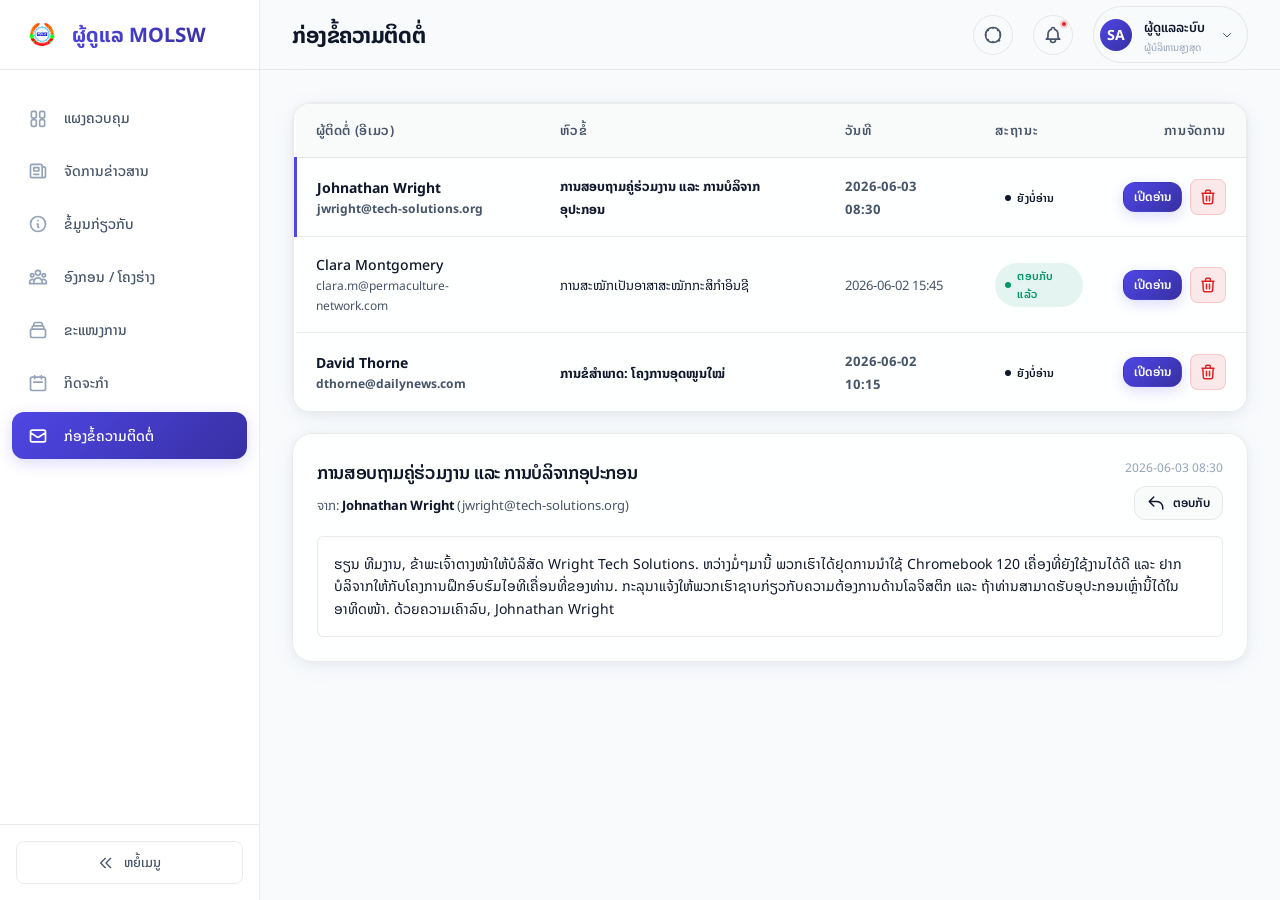
<file: contacts.html>
<!DOCTYPE html>
<html lang="lo" data-theme="light">

<head>
    <meta charset="UTF-8">
    <meta name="viewport" content="width=device-width, initial-scale=1.0">
    <title>ລະບົບຜູ້ດູແລ MOLSW</title>
    <!-- Stylesheet -->
    <link rel="stylesheet" href="style.css">
</head>

<body>
    <!-- App Root Grid -->
    <div id="app-container">
        
        <!-- Sidebar Navigation -->
        <aside>
            <div class="sidebar-brand">
                <img src="logo.png" alt="MOLSW Logo" class="brand-logo" onerror="this.style.display='none'">
                <span class="brand-name">ຜູ້ດູແລ MOLSW</span>
            </div>
            
            <ul class="sidebar-menu">
                <li class="sidebar-menu-item">
                    <a href="index.html">
                        <!-- Home Icon -->
                        <svg fill="none" stroke="currentColor" viewBox="0 0 24 24"><path stroke-linecap="round" stroke-linejoin="round" stroke-width="2" d="M4 6a2 2 0 012-2h2a2 2 0 012 2v4a2 2 0 01-2 2H6a2 2 0 01-2-2V6zM14 6a2 2 0 012-2h2a2 2 0 012 2v4a2 2 0 01-2 2h-2a2 2 0 01-2-2V6zM4 16a2 2 0 012-2h2a2 2 0 012 2v4a2 2 0 01-2 2H6a2 2 0 01-2-2v-4zM14 16a2 2 0 012-2h2a2 2 0 012 2v4a2 2 0 01-2 2h-2a2 2 0 01-2-2v-4z"/></svg>
                        <span>ແຜງຄວບຄຸມ</span>
                    </a>
                </li>
                <li class="sidebar-menu-item">
                    <a href="news.html">
                        <!-- News Icon -->
                        <svg fill="none" stroke="currentColor" viewBox="0 0 24 24"><path stroke-linecap="round" stroke-linejoin="round" stroke-width="2" d="M19 20H5a2 2 0 01-2-2V6a2 2 0 012-2h10a2 2 0 012 2v1m2 13a2 2 0 01-2-2V7m2 13a2 2 0 002-2V9a2 2 0 00-2-2h-2m-4-3H9M7 16h6M7 8h6v4H7V8z"/></svg>
                        <span>ຈັດການຂ່າວສານ</span>
                    </a>
                </li>
                <li class="sidebar-menu-item">
                    <a href="about.html">
                        <!-- About Icon -->
                        <svg fill="none" stroke="currentColor" viewBox="0 0 24 24"><path stroke-linecap="round" stroke-linejoin="round" stroke-width="2" d="M13 16h-1v-4h-1m1-4h.01M21 12a9 9 0 11-18 0 9 9 0 0118 0z"/></svg>
                        <span>ຂໍ້ມູນກ່ຽວກັບ</span>
                    </a>
                </li>
                <li class="sidebar-menu-item">
                    <a href="org.html">
                        <!-- Organization Icon -->
                        <svg fill="none" stroke="currentColor" viewBox="0 0 24 24"><path stroke-linecap="round" stroke-linejoin="round" stroke-width="2" d="M17 20h5v-2a3 3 0 00-5.356-1.857M17 20H7m10 0v-2c0-.656-.126-1.283-.356-1.857M7 20H2v-2a3 3 0 015.356-1.857M7 20v-2c0-.656.126-1.283.356-1.857m0 0a5.002 5.002 0 019.288 0M15 7a3 3 0 11-6 0 3 3 0 016 0zm6 3a2 2 0 11-4 0 2 2 0 014 0zM7 10a2 2 0 11-4 0 2 2 0 014 0z"/></svg>
                        <span>ອົງກອນ / ໂຄງຮ່າງ</span>
                    </a>
                </li>
                <li class="sidebar-menu-item">
                    <a href="sectors.html">
                        <!-- Sector Icon -->
                        <svg fill="none" stroke="currentColor" viewBox="0 0 24 24"><path stroke-linecap="round" stroke-linejoin="round" stroke-width="2" d="M19 11H5m14 0a2 2 0 012 2v6a2 2 0 01-2 2H5a2 2 0 01-2-2v-6a2 2 0 012-2m14 0V9a2 2 0 00-2-2M5 11V9a2 2 0 012-2m0 0V5a2 2 0 012-2h6a2 2 0 012 2v2M7 7h10"/></svg>
                        <span>ຂະແໜງການ</span>
                    </a>
                </li>
                <li class="sidebar-menu-item">
                    <a href="activities.html">
                        <!-- Activities Icon -->
                        <svg fill="none" stroke="currentColor" viewBox="0 0 24 24"><path stroke-linecap="round" stroke-linejoin="round" stroke-width="2" d="M8 7V3m8 4V3m-9 8h10M5 21h14a2 2 0 002-2V7a2 2 0 00-2-2H5a2 2 0 00-2 2v12a2 2 0 002 2z"/></svg>
                        <span>ກິດຈະກຳ</span>
                    </a>
                </li>
                <li class="sidebar-menu-item active"><a href="contacts.html">
                        <!-- Mail Icon -->
                        <svg fill="none" stroke="currentColor" viewBox="0 0 24 24"><path stroke-linecap="round" stroke-linejoin="round" stroke-width="2" d="M3 8l7.89 5.26a2 2 0 002.22 0L21 8M5 19h14a2 2 0 002-2V7a2 2 0 00-2-2H5a2 2 0 00-2 2v10a2 2 0 002 2z"/></svg>
                        <span>ກ່ອງຂໍ້ຄວາມຕິດຕໍ່</span>
                    </a>
                </li>
            </ul>
            
            <div class="sidebar-footer">
                <button class="collapse-btn" id="btn-collapse-sidebar">
                    <!-- Collapse Icon -->
                    <svg style="width:16px; height:16px;" fill="none" stroke="currentColor" viewBox="0 0 24 24"><path stroke-linecap="round" stroke-linejoin="round" stroke-width="2" d="M11 19l-7-7 7-7m8 14l-7-7 7-7"/></svg>
                    <span>ຫຍໍ້ເມນູ</span>
                </button>
            </div>
        </aside>
        
        <!-- Main Panel -->
        <div class="main-content">
            <header>
                <div class="header-left">
                    <button class="mobile-menu-toggle" id="mobile-burger-btn">
                        <!-- Menu Burger Icon -->
                        <svg style="width:24px; height:24px;" fill="none" stroke="currentColor" viewBox="0 0 24 24"><path stroke-linecap="round" stroke-linejoin="round" stroke-width="2" d="M4 6h16M4 12h16M4 18h16"/></svg>
                    </button>
                    <h1 class="page-title" id="view-title">ກ່ອງຂໍ້ຄວາມຕິດຕໍ່</h1>
                </div>
                
                <div class="header-right">
                    <!-- Theme Toggle -->
                    <button class="icon-action-btn theme-toggle" id="btn-theme-toggle" title="ປ່ຽນຮູບແບບ (ມືດ/ສະຫວ່າງ)">
                        <svg class="sun-icon" fill="none" stroke="currentColor" viewBox="0 0 24 24"><path stroke-linecap="round" stroke-linejoin="round" stroke-width="2" d="M12 3v1m0 16v1m9-9h-1M4 12H3m15.364-6.364l-.707.707M6.343 17.657l-.707.707m0-12.728l.707.707m12.728 12.728l.707-.707M21 12a9 9 0 11-18 0 9 9 0 0118 0z"/></svg>
                        <svg class="moon-icon" fill="none" stroke="currentColor" viewBox="0 0 24 24"><path stroke-linecap="round" stroke-linejoin="round" stroke-width="2" d="M20.354 15.354A9 9 0 018.646 3.646 9.003 9.003 0 0012 21a9.003 9.003 0 008.354-5.646z"/></svg>
                    </button>
                    
                    <!-- Notification Bell -->
                    <button class="icon-action-btn" title="ຂໍ້ຄວາມລະບົບ">
                        <svg style="width:20px; height:20px" fill="none" stroke="currentColor" viewBox="0 0 24 24"><path stroke-linecap="round" stroke-linejoin="round" stroke-width="2" d="M15 17h5l-1.405-1.405A2.032 2.032 0 0118 14.158V11a6.002 6.002 0 00-4-5.659V5a2 2 0 10-4 0v.341C7.67 6.165 6 8.388 6 11v3.159c0 .538-.214 1.055-.595 1.436L4 17h5m6 0v1a3 3 0 11-6 0v-1m6 0H9"/></svg>
                        <span class="badge-dot"></span>
                    </button>
                    
                    <!-- Profile Dropdown -->
                    <div class="profile-badge-wrapper">
                        <div class="profile-badge" id="profile-dropdown-btn">
                            <div class="avatar" id="header-user-avatar">AD</div>
                            <div class="profile-info">
                                <span class="profile-name" id="header-user-name">ຜູ້ດູແລລະບົບ</span>
                                <span class="profile-role" id="header-user-role">ຜູ້ບໍລິຫານສູງສຸດ</span>
                            </div>
                            <svg class="dropdown-chevron" fill="none" stroke="currentColor" viewBox="0 0 24 24" style="width:12px; height:12px; margin-left:4px;"><path stroke-linecap="round" stroke-linejoin="round" stroke-width="2" d="M19 9l-7 7-7-7"/></svg>
                        </div>
                        <div class="profile-dropdown" id="profile-dropdown-menu">
                            <div class="dropdown-item" onclick="switchUserRole('super_admin')">
                                <span class="role-avatar SA">SA</span>
                                <div class="role-desc">
                                    <span class="role-title">Super Admin</span>
                                    <span class="role-sub">ຜູ້ບໍລິຫານສູງສຸດ</span>
                                </div>
                            </div>
                            <div class="dropdown-item" onclick="switchUserRole('admin')">
                                <span class="role-avatar AD">AD</span>
                                <div class="role-desc">
                                    <span class="role-title">Admin</span>
                                    <span class="role-sub">ຜູ້ດູແລລະບົບ</span>
                                </div>
                            </div>
                            <div class="dropdown-item" onclick="switchUserRole('maker')">
                                <span class="role-avatar MK">MK</span>
                                <div class="role-desc">
                                    <span class="role-title">Maker</span>
                                    <span class="role-sub">ຜູ້ສ້າງເນື້ອຫາ</span>
                                </div>
                            </div>
                            <div class="dropdown-item" onclick="switchUserRole('checker')">
                                <span class="role-avatar CK">CK</span>
                                <div class="role-desc">
                                    <span class="role-title">Checker</span>
                                    <span class="role-sub">ຜູ້ກວດສອບ</span>
                                </div>
                            </div>
                        </div>
                    </div>
                </div>
            </header>
            
            <!-- Page Router Workspace -->
            <main class="content-body" id="app-view">
                <!-- Rendered dynamically by app.js -->
            </main>
        </div>
    </div>
    
    <!-- Toast Notifications Container -->
    <div id="toast-container" class="toast-container"></div>

        <!-- PAGE-SPECIFIC MODALS -->


    <!-- Core App Controller Script -->
    <script src="app.js"></script>
</body>

</html>
</file>
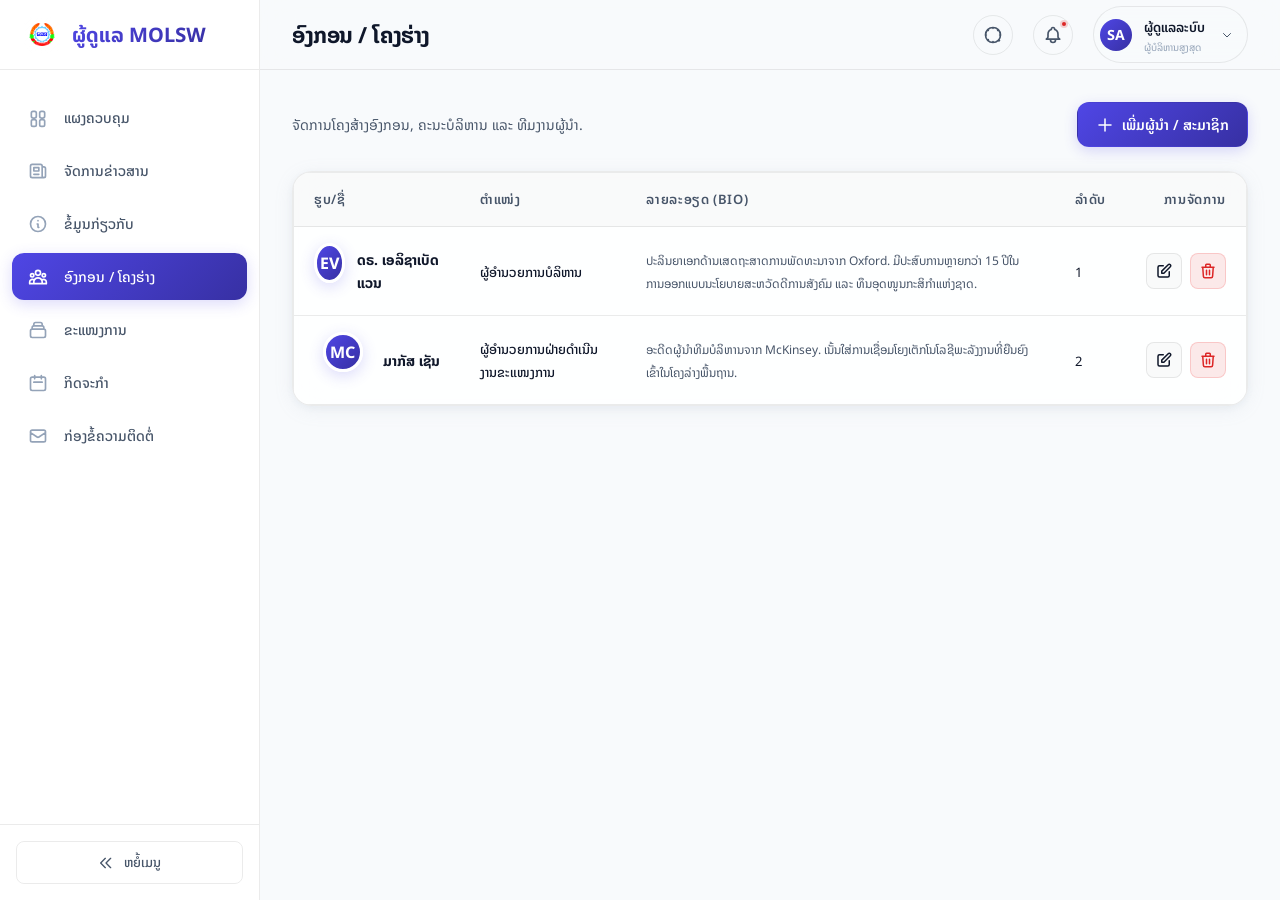
<file: org.html>
<!DOCTYPE html>
<html lang="lo" data-theme="light">

<head>
    <meta charset="UTF-8">
    <meta name="viewport" content="width=device-width, initial-scale=1.0">
    <title>ລະບົບຜູ້ດູແລ MOLSW</title>
    <!-- Stylesheet -->
    <link rel="stylesheet" href="style.css">
</head>

<body>
    <!-- App Root Grid -->
    <div id="app-container">
        
        <!-- Sidebar Navigation -->
        <aside>
            <div class="sidebar-brand">
                <img src="logo.png" alt="MOLSW Logo" class="brand-logo" onerror="this.style.display='none'">
                <span class="brand-name">ຜູ້ດູແລ MOLSW</span>
            </div>
            
            <ul class="sidebar-menu">
                <li class="sidebar-menu-item">
                    <a href="index.html">
                        <!-- Home Icon -->
                        <svg fill="none" stroke="currentColor" viewBox="0 0 24 24"><path stroke-linecap="round" stroke-linejoin="round" stroke-width="2" d="M4 6a2 2 0 012-2h2a2 2 0 012 2v4a2 2 0 01-2 2H6a2 2 0 01-2-2V6zM14 6a2 2 0 012-2h2a2 2 0 012 2v4a2 2 0 01-2 2h-2a2 2 0 01-2-2V6zM4 16a2 2 0 012-2h2a2 2 0 012 2v4a2 2 0 01-2 2H6a2 2 0 01-2-2v-4zM14 16a2 2 0 012-2h2a2 2 0 012 2v4a2 2 0 01-2 2h-2a2 2 0 01-2-2v-4z"/></svg>
                        <span>ແຜງຄວບຄຸມ</span>
                    </a>
                </li>
                <li class="sidebar-menu-item">
                    <a href="news.html">
                        <!-- News Icon -->
                        <svg fill="none" stroke="currentColor" viewBox="0 0 24 24"><path stroke-linecap="round" stroke-linejoin="round" stroke-width="2" d="M19 20H5a2 2 0 01-2-2V6a2 2 0 012-2h10a2 2 0 012 2v1m2 13a2 2 0 01-2-2V7m2 13a2 2 0 002-2V9a2 2 0 00-2-2h-2m-4-3H9M7 16h6M7 8h6v4H7V8z"/></svg>
                        <span>ຈັດການຂ່າວສານ</span>
                    </a>
                </li>
                <li class="sidebar-menu-item">
                    <a href="about.html">
                        <!-- About Icon -->
                        <svg fill="none" stroke="currentColor" viewBox="0 0 24 24"><path stroke-linecap="round" stroke-linejoin="round" stroke-width="2" d="M13 16h-1v-4h-1m1-4h.01M21 12a9 9 0 11-18 0 9 9 0 0118 0z"/></svg>
                        <span>ຂໍ້ມູນກ່ຽວກັບ</span>
                    </a>
                </li>
                <li class="sidebar-menu-item active"><a href="org.html">
                        <!-- Organization Icon -->
                        <svg fill="none" stroke="currentColor" viewBox="0 0 24 24"><path stroke-linecap="round" stroke-linejoin="round" stroke-width="2" d="M17 20h5v-2a3 3 0 00-5.356-1.857M17 20H7m10 0v-2c0-.656-.126-1.283-.356-1.857M7 20H2v-2a3 3 0 015.356-1.857M7 20v-2c0-.656.126-1.283.356-1.857m0 0a5.002 5.002 0 019.288 0M15 7a3 3 0 11-6 0 3 3 0 016 0zm6 3a2 2 0 11-4 0 2 2 0 014 0zM7 10a2 2 0 11-4 0 2 2 0 014 0z"/></svg>
                        <span>ອົງກອນ / ໂຄງຮ່າງ</span>
                    </a>
                </li>
                <li class="sidebar-menu-item">
                    <a href="sectors.html">
                        <!-- Sector Icon -->
                        <svg fill="none" stroke="currentColor" viewBox="0 0 24 24"><path stroke-linecap="round" stroke-linejoin="round" stroke-width="2" d="M19 11H5m14 0a2 2 0 012 2v6a2 2 0 01-2 2H5a2 2 0 01-2-2v-6a2 2 0 012-2m14 0V9a2 2 0 00-2-2M5 11V9a2 2 0 012-2m0 0V5a2 2 0 012-2h6a2 2 0 012 2v2M7 7h10"/></svg>
                        <span>ຂະແໜງການ</span>
                    </a>
                </li>
                <li class="sidebar-menu-item">
                    <a href="activities.html">
                        <!-- Activities Icon -->
                        <svg fill="none" stroke="currentColor" viewBox="0 0 24 24"><path stroke-linecap="round" stroke-linejoin="round" stroke-width="2" d="M8 7V3m8 4V3m-9 8h10M5 21h14a2 2 0 002-2V7a2 2 0 00-2-2H5a2 2 0 00-2 2v12a2 2 0 002 2z"/></svg>
                        <span>ກິດຈະກຳ</span>
                    </a>
                </li>
                <li class="sidebar-menu-item">
                    <a href="contacts.html">
                        <!-- Mail Icon -->
                        <svg fill="none" stroke="currentColor" viewBox="0 0 24 24"><path stroke-linecap="round" stroke-linejoin="round" stroke-width="2" d="M3 8l7.89 5.26a2 2 0 002.22 0L21 8M5 19h14a2 2 0 002-2V7a2 2 0 00-2-2H5a2 2 0 00-2 2v10a2 2 0 002 2z"/></svg>
                        <span>ກ່ອງຂໍ້ຄວາມຕິດຕໍ່</span>
                    </a>
                </li>
            </ul>
            
            <div class="sidebar-footer">
                <button class="collapse-btn" id="btn-collapse-sidebar">
                    <!-- Collapse Icon -->
                    <svg style="width:16px; height:16px;" fill="none" stroke="currentColor" viewBox="0 0 24 24"><path stroke-linecap="round" stroke-linejoin="round" stroke-width="2" d="M11 19l-7-7 7-7m8 14l-7-7 7-7"/></svg>
                    <span>ຫຍໍ້ເມນູ</span>
                </button>
            </div>
        </aside>
        
        <!-- Main Panel -->
        <div class="main-content">
            <header>
                <div class="header-left">
                    <button class="mobile-menu-toggle" id="mobile-burger-btn">
                        <!-- Menu Burger Icon -->
                        <svg style="width:24px; height:24px;" fill="none" stroke="currentColor" viewBox="0 0 24 24"><path stroke-linecap="round" stroke-linejoin="round" stroke-width="2" d="M4 6h16M4 12h16M4 18h16"/></svg>
                    </button>
                    <h1 class="page-title" id="view-title">ອົງກອນ / ໂຄງຮ່າງ</h1>
                </div>
                
                <div class="header-right">
                    <!-- Theme Toggle -->
                    <button class="icon-action-btn theme-toggle" id="btn-theme-toggle" title="ປ່ຽນຮູບແບບ (ມືດ/ສະຫວ່າງ)">
                        <svg class="sun-icon" fill="none" stroke="currentColor" viewBox="0 0 24 24"><path stroke-linecap="round" stroke-linejoin="round" stroke-width="2" d="M12 3v1m0 16v1m9-9h-1M4 12H3m15.364-6.364l-.707.707M6.343 17.657l-.707.707m0-12.728l.707.707m12.728 12.728l.707-.707M21 12a9 9 0 11-18 0 9 9 0 0118 0z"/></svg>
                        <svg class="moon-icon" fill="none" stroke="currentColor" viewBox="0 0 24 24"><path stroke-linecap="round" stroke-linejoin="round" stroke-width="2" d="M20.354 15.354A9 9 0 018.646 3.646 9.003 9.003 0 0012 21a9.003 9.003 0 008.354-5.646z"/></svg>
                    </button>
                    
                    <!-- Notification Bell -->
                    <button class="icon-action-btn" title="ຂໍ້ຄວາມລະບົບ">
                        <svg style="width:20px; height:20px" fill="none" stroke="currentColor" viewBox="0 0 24 24"><path stroke-linecap="round" stroke-linejoin="round" stroke-width="2" d="M15 17h5l-1.405-1.405A2.032 2.032 0 0118 14.158V11a6.002 6.002 0 00-4-5.659V5a2 2 0 10-4 0v.341C7.67 6.165 6 8.388 6 11v3.159c0 .538-.214 1.055-.595 1.436L4 17h5m6 0v1a3 3 0 11-6 0v-1m6 0H9"/></svg>
                        <span class="badge-dot"></span>
                    </button>
                    
                    <!-- Profile Dropdown -->
                    <div class="profile-badge-wrapper">
                        <div class="profile-badge" id="profile-dropdown-btn">
                            <div class="avatar" id="header-user-avatar">AD</div>
                            <div class="profile-info">
                                <span class="profile-name" id="header-user-name">ຜູ້ດູແລລະບົບ</span>
                                <span class="profile-role" id="header-user-role">ຜູ້ບໍລິຫານສູງສຸດ</span>
                            </div>
                            <svg class="dropdown-chevron" fill="none" stroke="currentColor" viewBox="0 0 24 24" style="width:12px; height:12px; margin-left:4px;"><path stroke-linecap="round" stroke-linejoin="round" stroke-width="2" d="M19 9l-7 7-7-7"/></svg>
                        </div>
                        <div class="profile-dropdown" id="profile-dropdown-menu">
                            <div class="dropdown-item" onclick="switchUserRole('super_admin')">
                                <span class="role-avatar SA">SA</span>
                                <div class="role-desc">
                                    <span class="role-title">Super Admin</span>
                                    <span class="role-sub">ຜູ້ບໍລິຫານສູງສຸດ</span>
                                </div>
                            </div>
                            <div class="dropdown-item" onclick="switchUserRole('admin')">
                                <span class="role-avatar AD">AD</span>
                                <div class="role-desc">
                                    <span class="role-title">Admin</span>
                                    <span class="role-sub">ຜູ້ດູແລລະບົບ</span>
                                </div>
                            </div>
                            <div class="dropdown-item" onclick="switchUserRole('maker')">
                                <span class="role-avatar MK">MK</span>
                                <div class="role-desc">
                                    <span class="role-title">Maker</span>
                                    <span class="role-sub">ຜູ້ສ້າງເນື້ອຫາ</span>
                                </div>
                            </div>
                            <div class="dropdown-item" onclick="switchUserRole('checker')">
                                <span class="role-avatar CK">CK</span>
                                <div class="role-desc">
                                    <span class="role-title">Checker</span>
                                    <span class="role-sub">ຜູ້ກວດສອບ</span>
                                </div>
                            </div>
                        </div>
                    </div>
                </div>
            </header>
            
            <!-- Page Router Workspace -->
            <main class="content-body" id="app-view">
                <!-- Rendered dynamically by app.js -->
            </main>
        </div>
    </div>
    
    <!-- Toast Notifications Container -->
    <div id="toast-container" class="toast-container"></div>

        <!-- PAGE-SPECIFIC MODALS -->
    <!-- Modal 3: Board / Org Members -->
    <div class="modal-overlay" id="modal-member-form">
        <div class="modal-content">
            <div class="modal-header">
                <h3 class="modal-title" id="member-modal-title">ເພີ່ມຄະນະບໍລິຫານ/ສະມາຊິກທີມ</h3>
                <button class="modal-close" onclick="ModalManager.close('modal-member-form')">&times;</button>
            </div>
            <form id="member-form" onsubmit="submitMemberForm(event)">
                <div class="modal-body">
                    <div class="form-group row-2">
                        <div>
                            <label class="form-label">ຊື່ ແລະ ນາມສະກຸນ *</label>
                            <input type="text" class="form-control" id="member-form-name" placeholder="ດຣ. ສົມພອນ ດີເລີດ" required>
                        </div>
                        <div>
                            <label class="form-label">ບົດບາດ / ຕຳແໜ່ງ *</label>
                            <input type="text" class="form-control" id="member-form-role" placeholder="ຜູ້ອຳນວຍການບໍລິຫານ" required>
                        </div>
                    </div>

                    <div class="form-group row-2">
                        <div>
                            <label class="form-label">ຕົວອັກສອນຫຍໍ້ (ສູງສຸດ 2 ຕົວ)</label>
                            <input type="text" class="form-control" id="member-form-avatar" placeholder="ສພ" maxlength="2">
                        </div>
                        <div>
                            <label class="form-label">ລຳດັບການສະແດງ</label>
                            <input type="number" class="form-control" id="member-form-order" value="1">
                        </div>
                    </div>

                    <div class="form-group" style="margin-bottom: 0;">
                        <label class="form-label">ປະຫວັດຫຍໍ້</label>
                        <textarea class="form-control" id="member-form-bio" placeholder="ລະບຸປະຫວັດການເຮັດວຽກຫຍໍ້..." style="min-height:90px;"></textarea>
                    </div>
                </div>
                <div class="modal-footer">
                    <button type="button" class="btn btn-secondary" onclick="ModalManager.close('modal-member-form')">ຍົກເລີກ</button>
                    <button type="submit" class="btn btn-primary">ບັນທຶກສະມາຊິກ</button>
                </div>
            </form>
        </div>
    </div>

    <!-- Core App Controller Script -->
    <script src="app.js"></script>
</body>

</html>
</file>
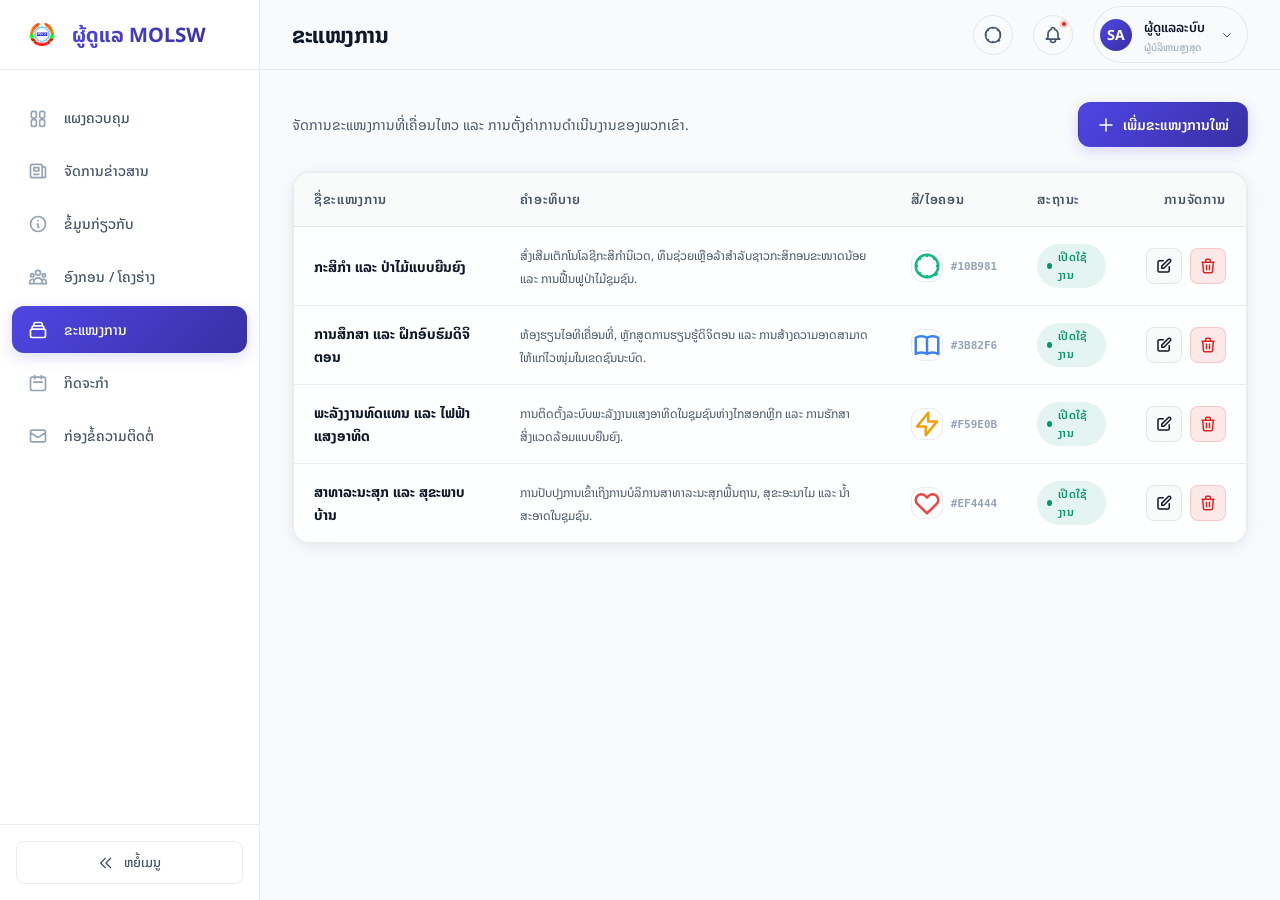
<file: sectors.html>
<!DOCTYPE html>
<html lang="lo" data-theme="light">

<head>
    <meta charset="UTF-8">
    <meta name="viewport" content="width=device-width, initial-scale=1.0">
    <title>ລະບົບຜູ້ດູແລ MOLSW</title>
    <!-- Stylesheet -->
    <link rel="stylesheet" href="style.css">
</head>

<body>
    <!-- App Root Grid -->
    <div id="app-container">
        
        <!-- Sidebar Navigation -->
        <aside>
            <div class="sidebar-brand">
                <img src="logo.png" alt="MOLSW Logo" class="brand-logo" onerror="this.style.display='none'">
                <span class="brand-name">ຜູ້ດູແລ MOLSW</span>
            </div>
            
            <ul class="sidebar-menu">
                <li class="sidebar-menu-item">
                    <a href="index.html">
                        <!-- Home Icon -->
                        <svg fill="none" stroke="currentColor" viewBox="0 0 24 24"><path stroke-linecap="round" stroke-linejoin="round" stroke-width="2" d="M4 6a2 2 0 012-2h2a2 2 0 012 2v4a2 2 0 01-2 2H6a2 2 0 01-2-2V6zM14 6a2 2 0 012-2h2a2 2 0 012 2v4a2 2 0 01-2 2h-2a2 2 0 01-2-2V6zM4 16a2 2 0 012-2h2a2 2 0 012 2v4a2 2 0 01-2 2H6a2 2 0 01-2-2v-4zM14 16a2 2 0 012-2h2a2 2 0 012 2v4a2 2 0 01-2 2h-2a2 2 0 01-2-2v-4z"/></svg>
                        <span>ແຜງຄວບຄຸມ</span>
                    </a>
                </li>
                <li class="sidebar-menu-item">
                    <a href="news.html">
                        <!-- News Icon -->
                        <svg fill="none" stroke="currentColor" viewBox="0 0 24 24"><path stroke-linecap="round" stroke-linejoin="round" stroke-width="2" d="M19 20H5a2 2 0 01-2-2V6a2 2 0 012-2h10a2 2 0 012 2v1m2 13a2 2 0 01-2-2V7m2 13a2 2 0 002-2V9a2 2 0 00-2-2h-2m-4-3H9M7 16h6M7 8h6v4H7V8z"/></svg>
                        <span>ຈັດການຂ່າວສານ</span>
                    </a>
                </li>
                <li class="sidebar-menu-item">
                    <a href="about.html">
                        <!-- About Icon -->
                        <svg fill="none" stroke="currentColor" viewBox="0 0 24 24"><path stroke-linecap="round" stroke-linejoin="round" stroke-width="2" d="M13 16h-1v-4h-1m1-4h.01M21 12a9 9 0 11-18 0 9 9 0 0118 0z"/></svg>
                        <span>ຂໍ້ມູນກ່ຽວກັບ</span>
                    </a>
                </li>
                <li class="sidebar-menu-item">
                    <a href="org.html">
                        <!-- Organization Icon -->
                        <svg fill="none" stroke="currentColor" viewBox="0 0 24 24"><path stroke-linecap="round" stroke-linejoin="round" stroke-width="2" d="M17 20h5v-2a3 3 0 00-5.356-1.857M17 20H7m10 0v-2c0-.656-.126-1.283-.356-1.857M7 20H2v-2a3 3 0 015.356-1.857M7 20v-2c0-.656.126-1.283.356-1.857m0 0a5.002 5.002 0 019.288 0M15 7a3 3 0 11-6 0 3 3 0 016 0zm6 3a2 2 0 11-4 0 2 2 0 014 0zM7 10a2 2 0 11-4 0 2 2 0 014 0z"/></svg>
                        <span>ອົງກອນ / ໂຄງຮ່າງ</span>
                    </a>
                </li>
                <li class="sidebar-menu-item active"><a href="sectors.html">
                        <!-- Sector Icon -->
                        <svg fill="none" stroke="currentColor" viewBox="0 0 24 24"><path stroke-linecap="round" stroke-linejoin="round" stroke-width="2" d="M19 11H5m14 0a2 2 0 012 2v6a2 2 0 01-2 2H5a2 2 0 01-2-2v-6a2 2 0 012-2m14 0V9a2 2 0 00-2-2M5 11V9a2 2 0 012-2m0 0V5a2 2 0 012-2h6a2 2 0 012 2v2M7 7h10"/></svg>
                        <span>ຂະແໜງການ</span>
                    </a>
                </li>
                <li class="sidebar-menu-item">
                    <a href="activities.html">
                        <!-- Activities Icon -->
                        <svg fill="none" stroke="currentColor" viewBox="0 0 24 24"><path stroke-linecap="round" stroke-linejoin="round" stroke-width="2" d="M8 7V3m8 4V3m-9 8h10M5 21h14a2 2 0 002-2V7a2 2 0 00-2-2H5a2 2 0 00-2 2v12a2 2 0 002 2z"/></svg>
                        <span>ກິດຈະກຳ</span>
                    </a>
                </li>
                <li class="sidebar-menu-item">
                    <a href="contacts.html">
                        <!-- Mail Icon -->
                        <svg fill="none" stroke="currentColor" viewBox="0 0 24 24"><path stroke-linecap="round" stroke-linejoin="round" stroke-width="2" d="M3 8l7.89 5.26a2 2 0 002.22 0L21 8M5 19h14a2 2 0 002-2V7a2 2 0 00-2-2H5a2 2 0 00-2 2v10a2 2 0 002 2z"/></svg>
                        <span>ກ່ອງຂໍ້ຄວາມຕິດຕໍ່</span>
                    </a>
                </li>
            </ul>
            
            <div class="sidebar-footer">
                <button class="collapse-btn" id="btn-collapse-sidebar">
                    <!-- Collapse Icon -->
                    <svg style="width:16px; height:16px;" fill="none" stroke="currentColor" viewBox="0 0 24 24"><path stroke-linecap="round" stroke-linejoin="round" stroke-width="2" d="M11 19l-7-7 7-7m8 14l-7-7 7-7"/></svg>
                    <span>ຫຍໍ້ເມນູ</span>
                </button>
            </div>
        </aside>
        
        <!-- Main Panel -->
        <div class="main-content">
            <header>
                <div class="header-left">
                    <button class="mobile-menu-toggle" id="mobile-burger-btn">
                        <!-- Menu Burger Icon -->
                        <svg style="width:24px; height:24px;" fill="none" stroke="currentColor" viewBox="0 0 24 24"><path stroke-linecap="round" stroke-linejoin="round" stroke-width="2" d="M4 6h16M4 12h16M4 18h16"/></svg>
                    </button>
                    <h1 class="page-title" id="view-title">ຂະແໜງການ</h1>
                </div>
                
                <div class="header-right">
                    <!-- Theme Toggle -->
                    <button class="icon-action-btn theme-toggle" id="btn-theme-toggle" title="ປ່ຽນຮູບແບບ (ມືດ/ສະຫວ່າງ)">
                        <svg class="sun-icon" fill="none" stroke="currentColor" viewBox="0 0 24 24"><path stroke-linecap="round" stroke-linejoin="round" stroke-width="2" d="M12 3v1m0 16v1m9-9h-1M4 12H3m15.364-6.364l-.707.707M6.343 17.657l-.707.707m0-12.728l.707.707m12.728 12.728l.707-.707M21 12a9 9 0 11-18 0 9 9 0 0118 0z"/></svg>
                        <svg class="moon-icon" fill="none" stroke="currentColor" viewBox="0 0 24 24"><path stroke-linecap="round" stroke-linejoin="round" stroke-width="2" d="M20.354 15.354A9 9 0 018.646 3.646 9.003 9.003 0 0012 21a9.003 9.003 0 008.354-5.646z"/></svg>
                    </button>
                    
                    <!-- Notification Bell -->
                    <button class="icon-action-btn" title="ຂໍ້ຄວາມລະບົບ">
                        <svg style="width:20px; height:20px" fill="none" stroke="currentColor" viewBox="0 0 24 24"><path stroke-linecap="round" stroke-linejoin="round" stroke-width="2" d="M15 17h5l-1.405-1.405A2.032 2.032 0 0118 14.158V11a6.002 6.002 0 00-4-5.659V5a2 2 0 10-4 0v.341C7.67 6.165 6 8.388 6 11v3.159c0 .538-.214 1.055-.595 1.436L4 17h5m6 0v1a3 3 0 11-6 0v-1m6 0H9"/></svg>
                        <span class="badge-dot"></span>
                    </button>
                    
                    <!-- Profile Dropdown -->
                    <div class="profile-badge-wrapper">
                        <div class="profile-badge" id="profile-dropdown-btn">
                            <div class="avatar" id="header-user-avatar">AD</div>
                            <div class="profile-info">
                                <span class="profile-name" id="header-user-name">ຜູ້ດູແລລະບົບ</span>
                                <span class="profile-role" id="header-user-role">ຜູ້ບໍລິຫານສູງສຸດ</span>
                            </div>
                            <svg class="dropdown-chevron" fill="none" stroke="currentColor" viewBox="0 0 24 24" style="width:12px; height:12px; margin-left:4px;"><path stroke-linecap="round" stroke-linejoin="round" stroke-width="2" d="M19 9l-7 7-7-7"/></svg>
                        </div>
                        <div class="profile-dropdown" id="profile-dropdown-menu">
                            <div class="dropdown-item" onclick="switchUserRole('super_admin')">
                                <span class="role-avatar SA">SA</span>
                                <div class="role-desc">
                                    <span class="role-title">Super Admin</span>
                                    <span class="role-sub">ຜູ້ບໍລິຫານສູງສຸດ</span>
                                </div>
                            </div>
                            <div class="dropdown-item" onclick="switchUserRole('admin')">
                                <span class="role-avatar AD">AD</span>
                                <div class="role-desc">
                                    <span class="role-title">Admin</span>
                                    <span class="role-sub">ຜູ້ດູແລລະບົບ</span>
                                </div>
                            </div>
                            <div class="dropdown-item" onclick="switchUserRole('maker')">
                                <span class="role-avatar MK">MK</span>
                                <div class="role-desc">
                                    <span class="role-title">Maker</span>
                                    <span class="role-sub">ຜູ້ສ້າງເນື້ອຫາ</span>
                                </div>
                            </div>
                            <div class="dropdown-item" onclick="switchUserRole('checker')">
                                <span class="role-avatar CK">CK</span>
                                <div class="role-desc">
                                    <span class="role-title">Checker</span>
                                    <span class="role-sub">ຜູ້ກວດສອບ</span>
                                </div>
                            </div>
                        </div>
                    </div>
                </div>
            </header>
            
            <!-- Page Router Workspace -->
            <main class="content-body" id="app-view">
                <!-- Rendered dynamically by app.js -->
            </main>
        </div>
    </div>
    
    <!-- Toast Notifications Container -->
    <div id="toast-container" class="toast-container"></div>

        <!-- PAGE-SPECIFIC MODALS -->
    <!-- Modal 4: Sectors Form -->
    <div class="modal-overlay" id="modal-sector-form">
        <div class="modal-content">
            <div class="modal-header">
                <h3 class="modal-title" id="sector-modal-title">ເພີ່ມຂະແໜງການ</h3>
                <button class="modal-close" onclick="ModalManager.close('modal-sector-form')">&times;</button>
            </div>
            <form id="sector-form" onsubmit="submitSectorForm(event)">
                <div class="modal-body">
                    <div class="form-group">
                        <label class="form-label">ຊື່ຂະແໜງການ *</label>
                        <input type="text" class="form-control" id="sector-form-name" placeholder="ຕົວຢ່າງ: ປ່າໄມ້ແບບຍືນຍົງ" required>
                    </div>

                    <div class="form-group row-3" style="display:grid; grid-template-columns: 1fr 1fr 1fr; gap:16px;">
                        <div>
                            <label class="form-label">ເລືອກໄອຄອນ</label>
                            <select class="form-control form-select" id="sector-form-icon">
                                <option value="leaf">ໃບໄມ້ (ກະສິກຳ / ນິເວດ)</option>
                                <option value="book">ປຶ້ມ (ການສຶກສາ / ຝຶກອົບຮົມ)</option>
                                <option value="zap">ຟ້າແມບ (ພະລັງງານ / ແສງອາທິດ)</option>
                                <option value="heart">ຫົວໃຈ (ສາທາລະນະສຸກ)</option>
                            </select>
                        </div>
                        <div>
                            <label class="form-label">ສີປະຈຳຂະແໜງການ</label>
                            <input type="color" class="form-control" id="sector-form-color" value="#4F46E5" style="padding: 4px; height: 42px; cursor: pointer;">
                        </div>
                        <div>
                            <label class="form-label">ສະຖານະ</label>
                            <select class="form-control form-select" id="sector-form-status">
                                <option value="active">ເປີດໃຊ້ງານ</option>
                                <option value="inactive">ປິດໃຊ້ງານ</option>
                            </select>
                        </div>
                    </div>

                    <div class="form-group" style="margin-bottom: 0;">
                        <label class="form-label">ຄຳອະທິບາຍການດຳເນີນງານ *</label>
                        <textarea class="form-control" id="sector-form-desc" placeholder="ລາຍລະອຽດການລິເລີ່ມ ແລະ ການດຳເນີນງານ..." required></textarea>
                    </div>
                </div>
                <div class="modal-footer">
                    <button type="button" class="btn btn-secondary" onclick="ModalManager.close('modal-sector-form')">ຍົກເລີກ</button>
                    <button type="submit" class="btn btn-primary">ບັນທຶກຂະແໜງການ</button>
                </div>
            </form>
        </div>
    </div>

    <!-- Core App Controller Script -->
    <script src="app.js"></script>
</body>

</html>
</file>
<file: style.css>
@import url('https://fonts.googleapis.com/css2?family=Outfit:wght@300;400;500;600;700&family=Plus+Jakarta+Sans:wght@300;400;500;600;700&family=Noto+Sans+Lao:wght@300;400;500;600;700&display=swap');

:root {
    /* Font Families */
    --font-heading: 'Noto Sans Lao', 'Outfit', sans-serif;
    --font-body: 'Noto Sans Lao', 'Plus Jakarta Sans', sans-serif;

    /* Base Transitions */
    --transition-fast: 0.2s cubic-bezier(0.4, 0, 0.2, 1);
    --transition-normal: 0.3s cubic-bezier(0.4, 0, 0.2, 1);
    --transition-slow: 0.5s cubic-bezier(0.4, 0, 0.2, 1);
    
    /* Layout Constants */
    --sidebar-width: 260px;
    --sidebar-collapsed-width: 80px;
    --header-height: 70px;
    --border-radius-sm: 8px;
    --border-radius-md: 12px;
    --border-radius-lg: 20px;
    --border-radius-xl: 30px;

    /* Theme Variables - Dark Mode (Default) */
    --bg-main: #0B0F19;
    --bg-card: rgba(20, 27, 45, 0.7);
    --bg-sidebar: #0f1524;
    --bg-header: rgba(11, 15, 25, 0.8);
    --bg-input: #161F30;
    
    --border-color: rgba(255, 255, 255, 0.08);
    --border-focus: #4F46E5;
    
    --text-primary: #F3F4F6;
    --text-secondary: #9CA3AF;
    --text-muted: #6B7280;
    
    --primary: #4F46E5;
    --primary-glow: rgba(79, 70, 229, 0.4);
    --primary-gradient: linear-gradient(135deg, #6366F1 0%, #4F46E5 100%);
    
    --accent-cyan: #06B6D4;
    --accent-cyan-gradient: linear-gradient(135deg, #22D3EE 0%, #06B6D4 100%);
    
    --success: #10B981;
    --success-bg: rgba(16, 185, 129, 0.15);
    
    --warning: #F59E0B;
    --warning-bg: rgba(245, 158, 11, 0.15);
    
    --danger: #EF4444;
    --danger-bg: rgba(239, 68, 68, 0.15);
    
    --shadow-sm: 0 2px 8px -1px rgba(0, 0, 0, 0.2);
    --shadow-md: 0 10px 25px -5px rgba(0, 0, 0, 0.3), 0 8px 10px -6px rgba(0, 0, 0, 0.3);
    --shadow-lg: 0 20px 50px -12px rgba(0, 0, 0, 0.5);
    
    --backdrop-blur: blur(16px);
}

[data-theme="light"] {
    /* Theme Variables - Light Mode */
    --bg-main: #F8FAFC;
    --bg-card: rgba(255, 255, 255, 0.85);
    --bg-sidebar: #FFFFFF;
    --bg-header: rgba(248, 250, 252, 0.8);
    --bg-input: #F1F5F9;
    
    --border-color: rgba(0, 0, 0, 0.08);
    --border-focus: #4F46E5;
    
    --text-primary: #0F172A;
    --text-secondary: #475569;
    --text-muted: #94A3B8;
    
    --primary: #4F46E5;
    --primary-glow: rgba(79, 70, 229, 0.2);
    --primary-gradient: linear-gradient(135deg, #4F46E5 0%, #3730A3 100%);
    
    --accent-cyan: #0EA5E9;
    --accent-cyan-gradient: linear-gradient(135deg, #0EA5E9 0%, #2563EB 100%);
    
    --success: #059669;
    --success-bg: rgba(5, 150, 105, 0.1);
    
    --warning: #D97706;
    --warning-bg: rgba(217, 119, 6, 0.1);
    
    --danger: #DC2626;
    --danger-bg: rgba(220, 38, 38, 0.1);
    
    --shadow-sm: 0 1px 3px rgba(0, 0, 0, 0.05);
    --shadow-md: 0 4px 20px -2px rgba(148, 163, 184, 0.15), 0 2px 8px -1px rgba(148, 163, 184, 0.1);
    --shadow-lg: 0 20px 40px -15px rgba(148, 163, 184, 0.3);
}

/* Reset & Global */
* {
    margin: 0;
    padding: 0;
    box-sizing: border-box;
    font-family: var(--font-body);
}

body {
    background-color: var(--bg-main);
    color: var(--text-primary);
    overflow-x: hidden;
    transition: background-color var(--transition-normal), color var(--transition-normal);
    min-height: 100vh;
}

h1, h2, h3, h4, h5, h6 {
    font-family: var(--font-heading);
    font-weight: 600;
    letter-spacing: -0.02em;
}

/* Custom Scrollbar */
::-webkit-scrollbar {
    width: 8px;
    height: 8px;
}
::-webkit-scrollbar-track {
    background: transparent;
}
::-webkit-scrollbar-thumb {
    background: var(--border-color);
    border-radius: var(--border-radius-sm);
}
::-webkit-scrollbar-thumb:hover {
    background: var(--text-muted);
}

/* App Layout */
#app-container {
    display: flex;
    min-height: 100vh;
    position: relative;
}

/* Sidebar Styling */
aside {
    width: var(--sidebar-width);
    background-color: var(--bg-sidebar);
    border-right: 1px solid var(--border-color);
    display: flex;
    flex-direction: column;
    height: 100vh;
    position: sticky;
    top: 0;
    z-index: 100;
    transition: width var(--transition-normal), background-color var(--transition-normal), border var(--transition-normal);
}

aside.collapsed {
    width: var(--sidebar-collapsed-width);
}

.sidebar-brand {
    height: var(--header-height);
    display: flex;
    align-items: center;
    padding: 0 24px;
    gap: 12px;
    border-bottom: 1px solid var(--border-color);
    overflow: hidden;
    white-space: nowrap;
}

.brand-logo {
    width: 36px;
    height: 36px;
    border-radius: var(--border-radius-sm);
    object-fit: contain;
    background: linear-gradient(135deg, rgba(255,255,255,0.1), rgba(255,255,255,0.05));
    border: 1px solid rgba(255,255,255,0.15);
    padding: 4px;
}

.brand-name {
    font-family: var(--font-heading);
    font-size: 20px;
    font-weight: 700;
    background: var(--primary-gradient);
    -webkit-background-clip: text;
    -webkit-text-fill-color: transparent;
    transition: opacity var(--transition-normal);
}

aside.collapsed .brand-name {
    opacity: 0;
    pointer-events: none;
}

.sidebar-menu {
    list-style: none;
    padding: 24px 12px;
    display: flex;
    flex-direction: column;
    gap: 6px;
    flex: 1;
    overflow-y: auto;
}

.sidebar-menu-item a {
    display: flex;
    align-items: center;
    padding: 12px 16px;
    color: var(--text-secondary);
    text-decoration: none;
    border-radius: var(--border-radius-md);
    gap: 16px;
    transition: all var(--transition-fast);
    font-weight: 500;
    font-size: 14px;
    cursor: pointer;
}

.sidebar-menu-item a svg {
    width: 20px;
    height: 20px;
    color: var(--text-muted);
    transition: color var(--transition-fast);
}

.sidebar-menu-item a:hover {
    background-color: rgba(255, 255, 255, 0.03);
    color: var(--text-primary);
}

.sidebar-menu-item a:hover svg {
    color: var(--text-primary);
}

.sidebar-menu-item.active a {
    background: var(--primary-gradient);
    color: #FFFFFF;
    box-shadow: 0 4px 15px var(--primary-glow);
}

.sidebar-menu-item.active a svg {
    color: #FFFFFF;
}

aside.collapsed .sidebar-menu-item a {
    justify-content: center;
    padding: 12px 0;
}

aside.collapsed .sidebar-menu-item a span {
    display: none;
}

/* Sidebar Footer */
.sidebar-footer {
    padding: 16px;
    border-top: 1px solid var(--border-color);
}

.collapse-btn {
    width: 100%;
    background: transparent;
    border: 1px solid var(--border-color);
    color: var(--text-secondary);
    padding: 10px;
    border-radius: var(--border-radius-sm);
    cursor: pointer;
    display: flex;
    align-items: center;
    justify-content: center;
    gap: 10px;
    font-size: 13px;
    font-weight: 500;
    transition: all var(--transition-fast);
}

.collapse-btn:hover {
    background: rgba(255, 255, 255, 0.05);
    color: var(--text-primary);
}

aside.collapsed .collapse-btn span {
    display: none;
}

aside.collapsed .collapse-btn svg {
    transform: rotate(180deg);
}

/* Main Content Area */
.main-content {
    flex: 1;
    display: flex;
    flex-direction: column;
    min-height: 100vh;
    min-width: 0; /* Prevents flex children from stretching */
}

/* Header Styling */
header {
    height: var(--header-height);
    background-color: var(--bg-header);
    backdrop-filter: var(--backdrop-blur);
    -webkit-backdrop-filter: var(--backdrop-blur);
    border-bottom: 1px solid var(--border-color);
    display: flex;
    align-items: center;
    justify-content: space-between;
    padding: 0 32px;
    position: sticky;
    top: 0;
    z-index: 90;
    transition: background-color var(--transition-normal), border var(--transition-normal);
}

.header-left {
    display: flex;
    align-items: center;
    gap: 16px;
}

.mobile-menu-toggle {
    display: none;
    background: transparent;
    border: none;
    color: var(--text-primary);
    font-size: 24px;
    cursor: pointer;
}

.page-title {
    font-size: 22px;
    font-weight: 700;
    color: var(--text-primary);
}

.header-right {
    display: flex;
    align-items: center;
    gap: 20px;
}

/* Header Icons/Controls */
.icon-action-btn {
    background: transparent;
    border: 1px solid var(--border-color);
    color: var(--text-secondary);
    width: 40px;
    height: 40px;
    border-radius: 50%;
    cursor: pointer;
    display: flex;
    align-items: center;
    justify-content: center;
    transition: all var(--transition-fast);
    position: relative;
}

.icon-action-btn:hover {
    background: rgba(255, 255, 255, 0.05);
    color: var(--text-primary);
    border-color: var(--text-muted);
}

.badge-dot {
    position: absolute;
    top: 4px;
    right: 4px;
    width: 8px;
    height: 8px;
    background-color: var(--danger);
    border-radius: 50%;
    border: 2px solid var(--bg-header);
}

/* Theme Toggle Customizations */
.theme-toggle svg {
    width: 20px;
    height: 20px;
}

.theme-toggle .sun-icon {
    display: none;
}

[data-theme="light"] .theme-toggle .sun-icon {
    display: block;
}

[data-theme="light"] .theme-toggle .moon-icon {
    display: none;
}

/* User Profile Badge */
.profile-badge {
    display: flex;
    align-items: center;
    gap: 12px;
    padding: 6px 14px 6px 6px;
    background: rgba(255, 255, 255, 0.03);
    border: 1px solid var(--border-color);
    border-radius: 30px;
    cursor: pointer;
    transition: all var(--transition-fast);
}

.profile-badge:hover {
    background: rgba(255, 255, 255, 0.05);
    border-color: var(--text-muted);
}

.avatar {
    width: 32px;
    height: 32px;
    border-radius: 50%;
    background: var(--primary-gradient);
    display: flex;
    align-items: center;
    justify-content: center;
    color: white;
    font-weight: 700;
    font-size: 14px;
}

.profile-info {
    text-align: left;
}

.profile-name {
    font-size: 13px;
    font-weight: 600;
    color: var(--text-primary);
}

.profile-role {
    font-size: 10px;
    color: var(--text-muted);
    display: block;
}

/* Content Container */
.content-body {
    flex: 1;
    padding: 32px;
    overflow-y: auto;
}

/* Dynamic Views Fade Transition */
.view-pane {
    animation: fadeIn var(--transition-normal);
}

@keyframes fadeIn {
    from { opacity: 0; transform: translateY(10px); }
    to { opacity: 1; transform: translateY(0); }
}

/* Glassmorphic Card Styling */
.card {
    background-color: var(--bg-card);
    backdrop-filter: var(--backdrop-blur);
    -webkit-backdrop-filter: var(--backdrop-blur);
    border: 1px solid var(--border-color);
    border-radius: var(--border-radius-lg);
    padding: 24px;
    box-shadow: var(--shadow-md);
    transition: transform var(--transition-fast), box-shadow var(--transition-fast), background-color var(--transition-normal), border var(--transition-normal);
}

.card:hover {
    box-shadow: var(--shadow-lg);
}

/* Grid Layout System */
.grid-4x {
    display: grid;
    grid-template-columns: repeat(4, 1fr);
    gap: 24px;
}

.grid-3x {
    display: grid;
    grid-template-columns: repeat(3, 1fr);
    gap: 24px;
}

.grid-2x {
    display: grid;
    grid-template-columns: repeat(2, 1fr);
    gap: 24px;
}

/* Stats Cards */
.stat-card {
    display: flex;
    align-items: center;
    justify-content: space-between;
    overflow: hidden;
    position: relative;
}

.stat-card::after {
    content: '';
    position: absolute;
    bottom: 0;
    left: 0;
    width: 100%;
    height: 4px;
    background: var(--card-accent, var(--primary-gradient));
    opacity: 0.8;
}

.stat-icon {
    width: 54px;
    height: 54px;
    border-radius: var(--border-radius-md);
    display: flex;
    align-items: center;
    justify-content: center;
    background: rgba(255, 255, 255, 0.03);
    border: 1px solid var(--border-color);
    color: var(--card-color, var(--primary));
    transition: all var(--transition-fast);
}

.stat-card:hover .stat-icon {
    background: var(--card-color, var(--primary));
    color: #FFFFFF;
    box-shadow: 0 0 15px var(--card-color-glow, var(--primary-glow));
    transform: scale(1.05);
}

.stat-value {
    font-size: 32px;
    font-weight: 700;
    color: var(--text-primary);
    margin-top: 4px;
    font-family: var(--font-heading);
}

.stat-label {
    font-size: 14px;
    color: var(--text-secondary);
    font-weight: 500;
}

/* Dashboard Charts Card & Activity Layout */
.dashboard-layout {
    display: grid;
    grid-template-columns: 2fr 1fr;
    gap: 24px;
    margin-top: 24px;
}

/* Chart Canvas/SVG area */
.chart-container {
    height: 280px;
    position: relative;
    width: 100%;
    display: flex;
    align-items: flex-end;
    justify-content: space-between;
    padding-top: 20px;
}

.svg-chart {
    width: 100%;
    height: 100%;
}

.chart-grid-line {
    stroke: var(--border-color);
    stroke-width: 1;
    stroke-dasharray: 4,4;
}

.chart-line-path {
    fill: none;
    stroke: url(#chart-gradient);
    stroke-width: 4;
    stroke-linecap: round;
    stroke-linejoin: round;
    filter: drop-shadow(0px 8px 12px var(--primary-glow));
    animation: drawPath 1.5s ease-out forwards;
}

.chart-area-path {
    fill: url(#chart-area-gradient);
    opacity: 0.2;
}

.chart-point {
    fill: var(--primary);
    stroke: #FFFFFF;
    stroke-width: 3;
    r: 6;
    transition: r var(--transition-fast), fill var(--transition-fast);
    cursor: pointer;
}

.chart-point:hover {
    r: 8;
    fill: var(--accent-cyan);
}

@keyframes drawPath {
    from { stroke-dashoffset: 1000; stroke-dasharray: 1000; }
    to { stroke-dashoffset: 0; stroke-dasharray: 1000; }
}

/* Section Header (title + action button) */
.section-header {
    display: flex;
    align-items: center;
    justify-content: space-between;
    margin-bottom: 24px;
}

.section-actions {
    display: flex;
    align-items: center;
    gap: 12px;
}

/* Tables styling */
.table-responsive {
    width: 100%;
    overflow-x: auto;
    border-radius: var(--border-radius-md);
    border: 1px solid var(--border-color);
}

.data-table {
    width: 100%;
    border-collapse: collapse;
    text-align: left;
    background: transparent;
}

.data-table th {
    background-color: rgba(255, 255, 255, 0.02);
    color: var(--text-secondary);
    padding: 16px 20px;
    font-size: 13px;
    font-weight: 600;
    text-transform: uppercase;
    letter-spacing: 0.05em;
    border-bottom: 1px solid var(--border-color);
}

[data-theme="light"] .data-table th {
    background-color: rgba(0, 0, 0, 0.02);
}

.data-table td {
    padding: 16px 20px;
    color: var(--text-primary);
    border-bottom: 1px solid var(--border-color);
    font-size: 14px;
    vertical-align: middle;
}

.data-table tbody tr {
    transition: background-color var(--transition-fast);
}

.data-table tbody tr:hover {
    background-color: rgba(255, 255, 255, 0.015);
}

[data-theme="light"] .data-table tbody tr:hover {
    background-color: rgba(0, 0, 0, 0.01);
}

.data-table tbody tr:last-child td {
    border-bottom: none;
}

.data-table tbody tr.active-row {
    background-color: rgba(79, 70, 229, 0.08);
    border-left: 3px solid var(--primary);
}

[data-theme="light"] .data-table tbody tr.active-row {
    background-color: rgba(79, 70, 229, 0.05);
}

/* Badges */
.badge {
    display: inline-flex;
    align-items: center;
    padding: 4px 10px;
    border-radius: 30px;
    font-size: 11px;
    font-weight: 600;
    letter-spacing: 0.02em;
    gap: 6px;
}

.badge::before {
    content: '';
    width: 6px;
    height: 6px;
    border-radius: 50%;
    background-color: currentColor;
}

.badge-published, .badge-active, .badge-replied {
    background-color: var(--success-bg);
    color: var(--success);
}

.badge-draft, .badge-archived {
    background-color: rgba(156, 163, 175, 0.15);
    color: var(--text-secondary);
}

.badge-new, .badge-inactive {
    background-color: var(--danger-bg);
    color: var(--danger);
}

.badge-pending {
    background-color: var(--warning-bg);
    color: var(--warning);
}

/* Actions Column & Buttons */
.btn-group {
    display: flex;
    gap: 8px;
}

button {
    font-family: var(--font-body);
}

.btn {
    display: inline-flex;
    align-items: center;
    justify-content: center;
    gap: 8px;
    padding: 10px 18px;
    border-radius: var(--border-radius-md);
    font-size: 14px;
    font-weight: 600;
    cursor: pointer;
    transition: all var(--transition-fast);
    border: 1px solid transparent;
}

.btn svg {
    width: 18px;
    height: 18px;
}

.btn-primary {
    background: var(--primary-gradient);
    color: #FFFFFF;
    box-shadow: 0 4px 14px var(--primary-glow);
}

.btn-primary:hover {
    box-shadow: 0 6px 20px var(--primary-glow);
    transform: translateY(-1px);
}

.btn-primary:active {
    transform: translateY(0);
}

.btn-secondary {
    background-color: rgba(255, 255, 255, 0.03);
    border-color: var(--border-color);
    color: var(--text-primary);
}

.btn-secondary:hover {
    background-color: rgba(255, 255, 255, 0.07);
    border-color: var(--text-muted);
}

[data-theme="light"] .btn-secondary {
    background-color: rgba(0, 0, 0, 0.02);
}

[data-theme="light"] .btn-secondary:hover {
    background-color: rgba(0, 0, 0, 0.05);
}

.btn-danger {
    background-color: var(--danger-bg);
    color: var(--danger);
    border-color: rgba(239, 68, 68, 0.2);
}

.btn-danger:hover {
    background-color: var(--danger);
    color: #FFFFFF;
    box-shadow: 0 4px 14px rgba(239, 68, 68, 0.3);
}

.btn-icon {
    width: 36px;
    height: 36px;
    padding: 0;
    border-radius: var(--border-radius-sm);
}

/* Modal Overlay & Forms */
.modal-overlay {
    position: fixed;
    top: 0;
    left: 0;
    right: 0;
    bottom: 0;
    background-color: rgba(3, 7, 18, 0.6);
    backdrop-filter: blur(8px);
    -webkit-backdrop-filter: blur(8px);
    display: flex;
    align-items: center;
    justify-content: center;
    z-index: 1000;
    opacity: 0;
    pointer-events: none;
    transition: opacity var(--transition-normal);
}

.modal-overlay.active {
    opacity: 1;
    pointer-events: auto;
}

.modal-content {
    background-color: var(--bg-sidebar);
    border: 1px solid var(--border-color);
    border-radius: var(--border-radius-lg);
    width: 100%;
    max-width: 650px;
    max-height: 90vh;
    box-shadow: var(--shadow-lg);
    display: flex;
    flex-direction: column;
    transform: scale(0.9) translateY(20px);
    transition: transform var(--transition-normal);
    overflow: hidden;
}

.modal-overlay.active .modal-content {
    transform: scale(1) translateY(0);
}

.modal-header {
    padding: 20px 24px;
    border-bottom: 1px solid var(--border-color);
    display: flex;
    align-items: center;
    justify-content: space-between;
}

.modal-title {
    font-size: 18px;
    font-weight: 700;
}

.modal-close {
    background: transparent;
    border: none;
    color: var(--text-secondary);
    cursor: pointer;
    display: flex;
    align-items: center;
    justify-content: center;
    width: 32px;
    height: 32px;
    border-radius: 50%;
    transition: all var(--transition-fast);
}

.modal-close:hover {
    background-color: rgba(255, 255, 255, 0.05);
    color: var(--text-primary);
}

.modal-body {
    padding: 24px;
    overflow-y: auto;
    flex: 1;
}

.modal-footer {
    padding: 16px 24px;
    border-top: 1px solid var(--border-color);
    display: flex;
    justify-content: flex-end;
    gap: 12px;
}

/* Form Styles */
.form-group {
    margin-bottom: 20px;
}

.form-group.row-2 {
    display: grid;
    grid-template-columns: 1fr 1fr;
    gap: 16px;
}

.form-label {
    display: block;
    margin-bottom: 8px;
    font-size: 13px;
    font-weight: 600;
    color: var(--text-secondary);
}

.form-control {
    width: 100%;
    background-color: var(--bg-input);
    border: 1px solid var(--border-color);
    border-radius: var(--border-radius-md);
    padding: 12px 16px;
    color: var(--text-primary);
    font-family: var(--font-body);
    font-size: 14px;
    transition: all var(--transition-fast);
}

.form-control:focus {
    outline: none;
    border-color: var(--border-focus);
    box-shadow: 0 0 0 3px var(--primary-glow);
}

textarea.form-control {
    resize: vertical;
    min-height: 120px;
}

.form-select {
    cursor: pointer;
    appearance: none;
    background-image: url("data:image/svg+xml,%3Csvg xmlns='http://www.w3.org/2000/svg' fill='none' viewBox='0 0 24 24' stroke='%239CA3AF'%3E%3Cpath stroke-linecap='round' stroke-linejoin='round' stroke-width='2' d='M19 9l-7 7-7-7'/%3E%3C/svg%3E");
    background-repeat: no-repeat;
    background-position: right 16px center;
    background-size: 16px;
    padding-right: 40px;
}

/* Search and Filter Inputs */
.search-input-wrapper {
    position: relative;
    width: 280px;
}

.search-input-wrapper svg {
    position: absolute;
    left: 14px;
    top: 50%;
    transform: translateY(-50%);
    width: 16px;
    height: 16px;
    color: var(--text-muted);
    pointer-events: none;
}

.search-input-wrapper .form-control {
    padding-left: 40px;
    padding-top: 8px;
    padding-bottom: 8px;
    font-size: 13px;
    border-radius: var(--border-radius-sm);
}

/* Recent Activities list item */
.activity-list {
    list-style: none;
    display: flex;
    flex-direction: column;
    gap: 16px;
}

.activity-item {
    display: flex;
    gap: 12px;
    font-size: 13px;
    align-items: flex-start;
}

.activity-icon-bullet {
    width: 8px;
    height: 8px;
    border-radius: 50%;
    background-color: var(--primary);
    margin-top: 5px;
    flex-shrink: 0;
}

.activity-item.news .activity-icon-bullet { background-color: var(--accent-cyan); }
.activity-item.about .activity-icon-bullet { background-color: var(--warning); }
.activity-item.contact .activity-icon-bullet { background-color: var(--danger); }

.activity-meta {
    display: flex;
    flex-direction: column;
}

.activity-time {
    font-size: 11px;
    color: var(--text-muted);
    margin-top: 2px;
}

/* Card Grid list for Team / Org Members */
.team-grid {
    display: grid;
    grid-template-columns: repeat(auto-fill, minmax(220px, 1fr));
    gap: 24px;
}

.team-card {
    text-align: center;
    position: relative;
    padding-top: 36px;
}

.team-card-avatar {
    width: 90px;
    height: 90px;
    border-radius: 50%;
    margin: 0 auto 16px;
    display: flex;
    align-items: center;
    justify-content: center;
    background: var(--primary-gradient);
    color: white;
    font-size: 32px;
    font-weight: 700;
    box-shadow: 0 4px 15px var(--primary-glow);
    object-fit: cover;
    border: 3px solid var(--bg-sidebar);
}

.team-card-actions {
    position: absolute;
    top: 16px;
    right: 16px;
    display: flex;
    gap: 4px;
    opacity: 0;
    transition: opacity var(--transition-fast);
}

.team-card:hover .team-card-actions {
    opacity: 1;
}

.team-card-name {
    font-size: 16px;
    font-weight: 700;
    color: var(--text-primary);
}

.team-card-role {
    font-size: 12px;
    color: var(--primary);
    font-weight: 600;
    margin-top: 4px;
    display: block;
}

.team-card-bio {
    font-size: 12px;
    color: var(--text-secondary);
    margin-top: 8px;
    line-height: 1.5;
}

/* Sectors Grid styling */
.sectors-grid {
    display: grid;
    grid-template-columns: repeat(auto-fill, minmax(280px, 1fr));
    gap: 24px;
}

.sector-card {
    display: flex;
    flex-direction: column;
    height: 100%;
}

.sector-card-header {
    display: flex;
    justify-content: space-between;
    align-items: flex-start;
    margin-bottom: 16px;
}

.sector-icon-box {
    width: 48px;
    height: 48px;
    border-radius: var(--border-radius-md);
    background: rgba(255, 255, 255, 0.03);
    border: 1px solid var(--border-color);
    display: flex;
    align-items: center;
    justify-content: center;
    color: var(--primary);
    font-size: 20px;
}

.sector-card-actions {
    display: flex;
    gap: 4px;
}

.sector-title {
    font-size: 18px;
    font-weight: 700;
    color: var(--text-primary);
}

.sector-desc {
    font-size: 13px;
    color: var(--text-secondary);
    line-height: 1.5;
    margin-top: 8px;
    flex: 1;
}

.sector-card-footer {
    margin-top: 16px;
    padding-top: 16px;
    border-top: 1px solid var(--border-color);
    display: flex;
    justify-content: space-between;
    align-items: center;
}

/* Contact Inbox Styling */
.contact-layout {
    display: grid;
    grid-template-columns: 320px 1fr;
    gap: 24px;
    height: calc(100vh - var(--header-height) - 100px);
}

.inbox-sidebar {
    background-color: var(--bg-card);
    border: 1px solid var(--border-color);
    border-radius: var(--border-radius-lg);
    display: flex;
    flex-direction: column;
    overflow: hidden;
}

.inbox-header {
    padding: 16px 20px;
    border-bottom: 1px solid var(--border-color);
}

.inbox-list {
    flex: 1;
    overflow-y: auto;
    list-style: none;
}

.inbox-item {
    padding: 16px 20px;
    border-bottom: 1px solid var(--border-color);
    cursor: pointer;
    transition: background-color var(--transition-fast);
    position: relative;
}

.inbox-item:hover {
    background-color: rgba(255, 255, 255, 0.02);
}

[data-theme="light"] .inbox-item:hover {
    background-color: rgba(0, 0, 0, 0.015);
}

.inbox-item.active {
    background-color: rgba(79, 70, 229, 0.08);
}

.inbox-item.unread::after {
    content: '';
    position: absolute;
    top: 20px;
    right: 20px;
    width: 8px;
    height: 8px;
    background-color: var(--danger);
    border-radius: 50%;
}

.inbox-sender {
    font-size: 13px;
    font-weight: 700;
    color: var(--text-primary);
    max-width: 80%;
    overflow: hidden;
    text-overflow: ellipsis;
    white-space: nowrap;
}

.inbox-subject {
    font-size: 12px;
    font-weight: 500;
    color: var(--text-secondary);
    margin-top: 4px;
    overflow: hidden;
    text-overflow: ellipsis;
    white-space: nowrap;
}

.inbox-date {
    font-size: 11px;
    color: var(--text-muted);
    margin-top: 6px;
}

.message-detail-pane {
    display: flex;
    flex-direction: column;
}

.message-detail-header {
    border-bottom: 1px solid var(--border-color);
    padding-bottom: 20px;
    margin-bottom: 20px;
}

.message-meta-row {
    display: flex;
    justify-content: space-between;
    align-items: flex-start;
}

.message-sender-info {
    display: flex;
    flex-direction: column;
    gap: 4px;
}

.message-sender-name {
    font-size: 18px;
    font-weight: 700;
}

.message-sender-email {
    font-size: 13px;
    color: var(--primary);
}

.message-body {
    flex: 1;
    font-size: 14px;
    line-height: 1.6;
    color: var(--text-secondary);
    white-space: pre-line;
    background: rgba(255, 255, 255, 0.01);
    border: 1px solid var(--border-color);
    border-radius: var(--border-radius-md);
    padding: 20px;
    margin-bottom: 20px;
    min-height: 200px;
}

/* Toast Notifications */
.toast-container {
    position: fixed;
    top: 24px;
    right: 24px;
    display: flex;
    flex-direction: column;
    gap: 12px;
    z-index: 9999;
}

.toast {
    background-color: var(--bg-sidebar);
    border-left: 4px solid var(--primary);
    box-shadow: var(--shadow-lg);
    border-radius: var(--border-radius-sm);
    padding: 16px 20px;
    min-width: 300px;
    max-width: 400px;
    display: flex;
    align-items: center;
    gap: 12px;
    animation: slideInRight var(--transition-normal);
    transition: opacity var(--transition-normal), transform var(--transition-normal);
}

.toast.toast-success { border-left-color: var(--success); }
.toast.toast-danger { border-left-color: var(--danger); }
.toast.toast-warning { border-left-color: var(--warning); }

.toast-message {
    font-size: 13px;
    font-weight: 500;
    color: var(--text-primary);
}

@keyframes slideInRight {
    from { transform: translateX(120%); opacity: 0; }
    to { transform: translateX(0); opacity: 1; }
}

/* Responsive Breakpoints */
@media (max-width: 1200px) {
    .grid-4x {
        grid-template-columns: repeat(2, 1fr);
    }
    .dashboard-layout {
        grid-template-columns: 1fr;
    }
}

@media (max-width: 900px) {
    .grid-3x {
        grid-template-columns: 1fr 1fr;
    }
    .contact-layout {
        grid-template-columns: 1fr;
        height: auto;
    }
    .inbox-sidebar {
        height: 300px;
    }
}

@media (max-width: 768px) {
    :root {
        --sidebar-width: 100%;
    }
    
    #app-container {
        flex-direction: column;
    }
    
    aside {
        width: 100% !important;
        height: auto;
        position: fixed;
        top: 0;
        left: 0;
        right: 0;
        bottom: 0;
        transform: translateX(-100%);
        transition: transform var(--transition-normal);
    }
    
    aside.mobile-open {
        transform: translateX(0);
    }
    
    .mobile-menu-toggle {
        display: block;
    }
    
    .content-body {
        padding: 16px;
    }
    
    .grid-4x, .grid-3x, .grid-2x {
        grid-template-columns: 1fr;
    }
    
    .form-group.row-2 {
        grid-template-columns: 1fr;
    }
    
    .section-header {
        flex-direction: column;
        align-items: flex-start;
        gap: 12px;
    }
    
    .section-actions {
        width: 100%;
        justify-content: space-between;
    }
    
    .search-input-wrapper {
        width: 100%;
        flex: 1;
    }
    
    header {
        padding: 0 16px;
    }
    
    .profile-info {
        display: none;
    }
    
    .profile-badge {
        padding: 4px;
    }
}


/* ==========================================
   ROLE SELECTOR DROPDOWN STYLES
   ========================================== */

.profile-badge-wrapper {
    position: relative;
    display: inline-block;
}

.profile-badge {
    cursor: pointer;
    display: flex;
    align-items: center;
    gap: 12px;
    padding: 6px 14px 6px 6px;
    background: rgba(255, 255, 255, 0.03);
    border: 1px solid var(--border-color);
    border-radius: 30px;
    transition: all var(--transition-fast);
}

.profile-badge:hover {
    background: rgba(255, 255, 255, 0.05);
    border-color: var(--text-muted);
}

.dropdown-chevron {
    transition: transform var(--transition-fast);
    color: var(--text-secondary);
}

.profile-badge-wrapper.active .dropdown-chevron {
    transform: rotate(180deg);
}

/* Dropdown Menu styling - WOW Premium Glassmorphism */
.profile-dropdown {
    position: absolute;
    top: calc(100% + 8px);
    right: 0;
    width: 240px;
    background: rgba(20, 27, 45, 0.95);
    backdrop-filter: var(--backdrop-blur);
    -webkit-backdrop-filter: var(--backdrop-blur);
    border: 1px solid var(--border-color);
    border-radius: var(--border-radius-md);
    box-shadow: var(--shadow-lg);
    display: none;
    flex-direction: column;
    padding: 8px;
    z-index: 200;
    animation: slideDown var(--transition-fast) forwards;
}

[data-theme="light"] .profile-dropdown {
    background: rgba(255, 255, 255, 0.95);
}

.profile-dropdown.active {
    display: flex;
}

.dropdown-item {
    display: flex;
    align-items: center;
    gap: 12px;
    padding: 10px 12px;
    border-radius: var(--border-radius-sm);
    cursor: pointer;
    transition: all var(--transition-fast);
}

.dropdown-item:hover {
    background-color: rgba(255, 255, 255, 0.05);
}

[data-theme="light"] .dropdown-item:hover {
    background-color: rgba(0, 0, 0, 0.03);
}

.role-avatar {
    width: 32px;
    height: 32px;
    border-radius: 50%;
    display: flex;
    align-items: center;
    justify-content: center;
    color: white;
    font-weight: 700;
    font-size: 11px;
}

.role-avatar.SA { background: linear-gradient(135deg, #EC4899 0%, #D946EF 100%); }
.role-avatar.AD { background: linear-gradient(135deg, #6366F1 0%, #4F46E5 100%); }
.role-avatar.MK { background: linear-gradient(135deg, #10B981 0%, #059669 100%); }
.role-avatar.CK { background: linear-gradient(135deg, #F59E0B 0%, #D97706 100%); }

.role-desc {
    display: flex;
    flex-direction: column;
    text-align: left;
}

.role-title {
    font-size: 13px;
    font-weight: 600;
    color: var(--text-primary);
}

.role-sub {
    font-size: 11px;
    color: var(--text-muted);
}

@keyframes slideDown {
    from { opacity: 0; transform: translateY(-10px); }
    to { opacity: 1; transform: translateY(0); }
}
</file>
